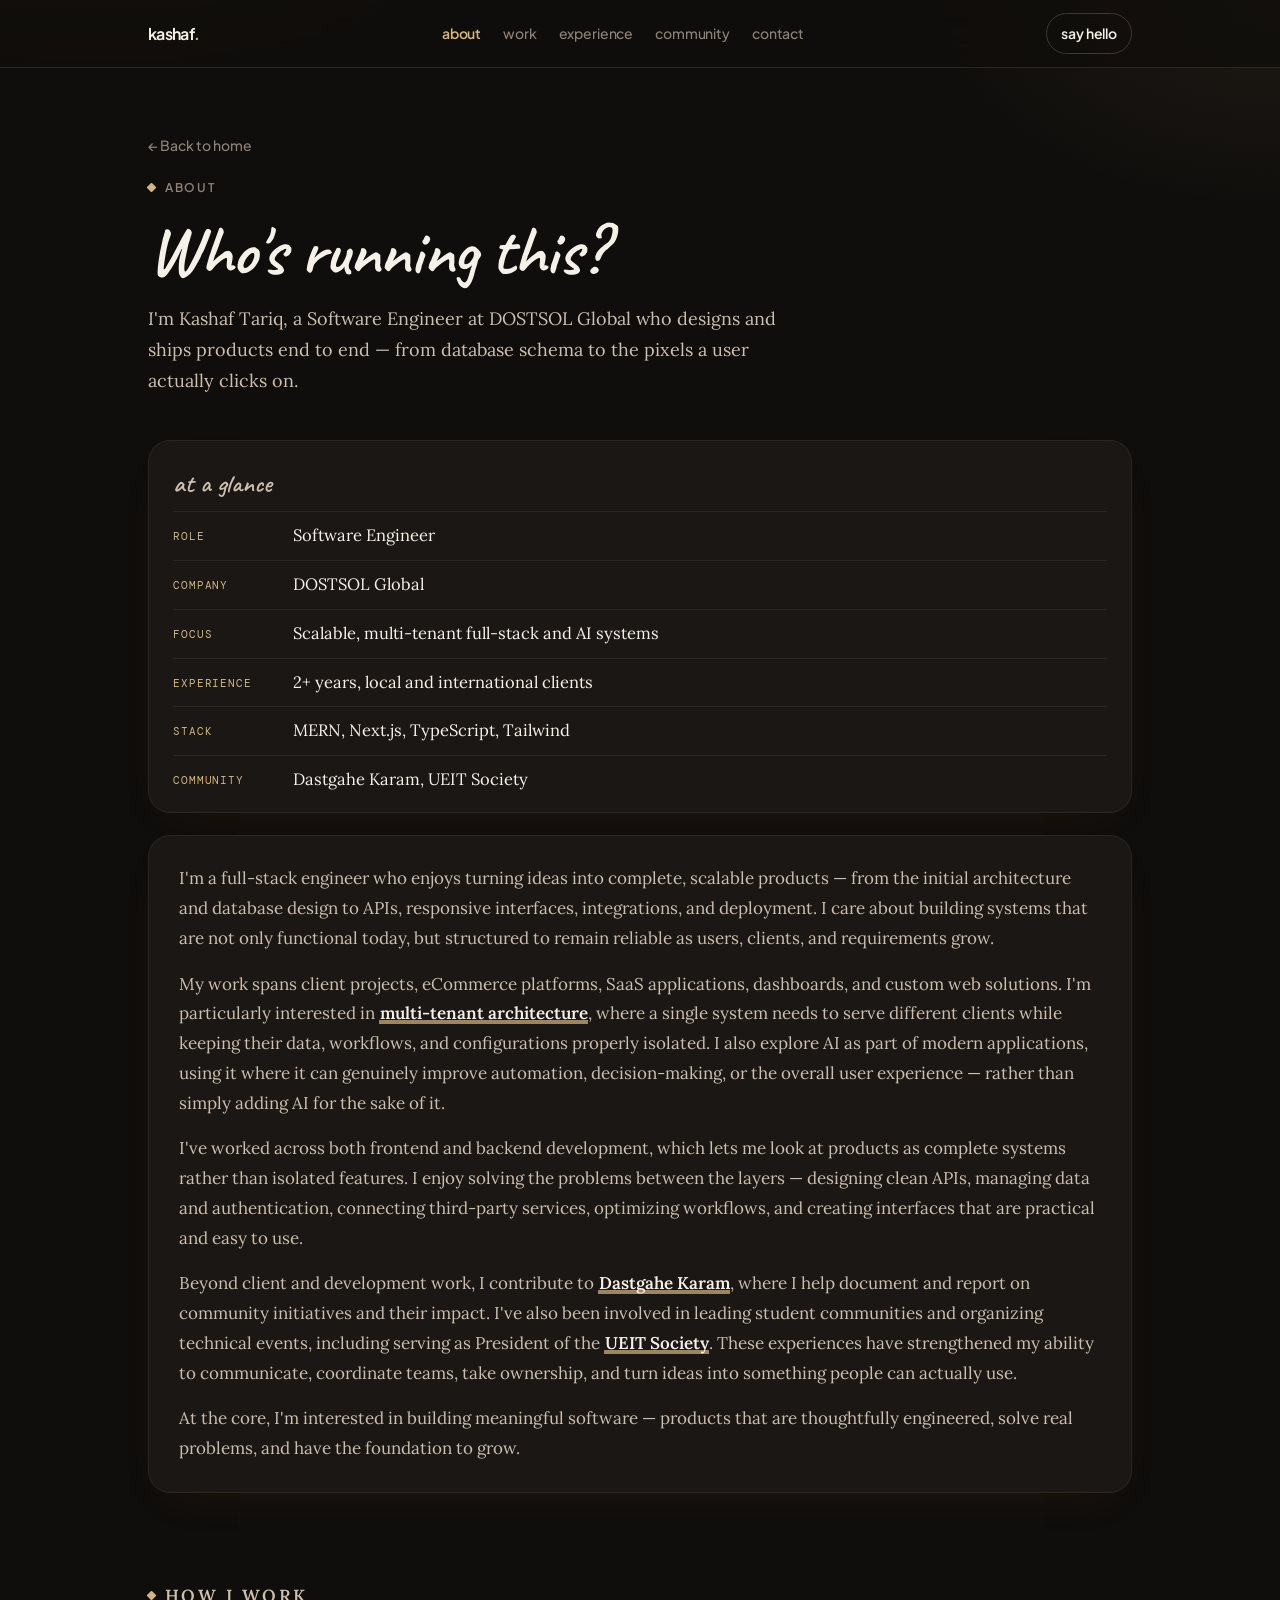
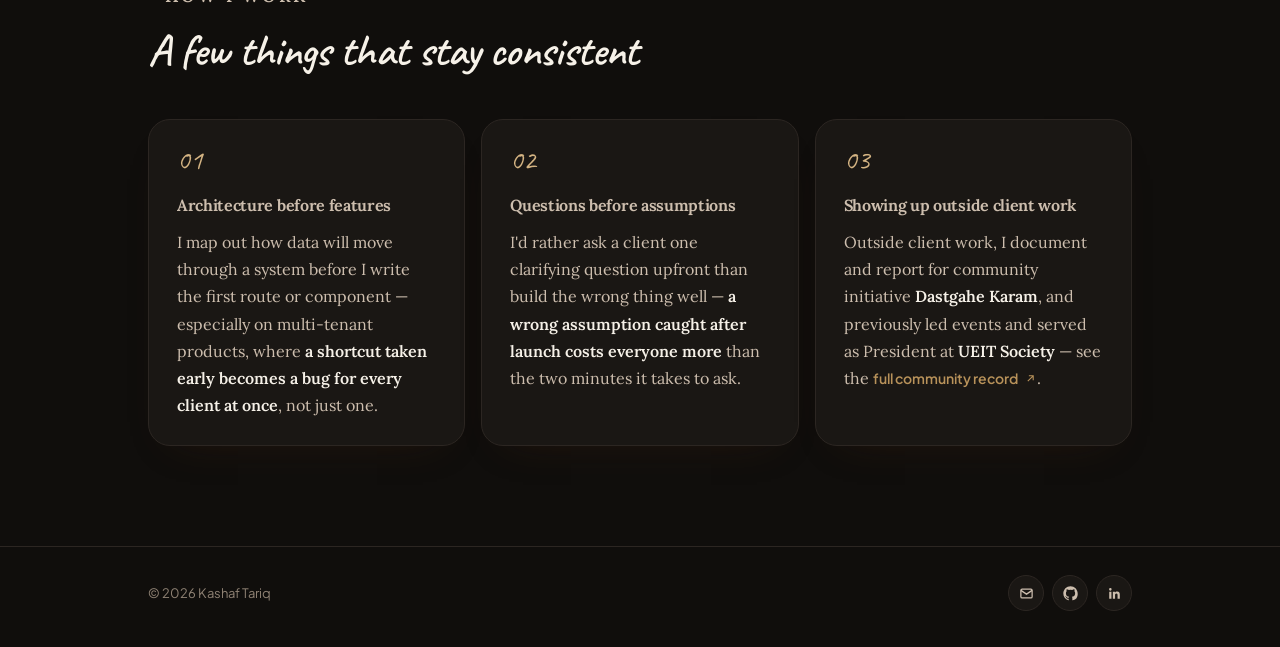
<file: about.html>
<!DOCTYPE html>
<html lang="en">
<head>
<meta charset="UTF-8">
<meta name="viewport" content="width=device-width, initial-scale=1.0">
<title>About — Kashaf Tariq, Software Engineer</title>
<meta name="description" content="More on Kashaf Tariq, a Software Engineer at DOSTSOL Global building scalable, multi-tenant MERN + Next.js applications for clients across Pakistan and abroad.">
<link rel="icon" href="data:image/svg+xml,%3Csvg xmlns='http://www.w3.org/2000/svg' viewBox='0 0 100 100'%3E%3Crect width='100' height='100' rx='22' fill='%23110E0C'/%3E%3Ctext x='50' y='68' font-family='Georgia' font-size='58' font-weight='700' fill='%23D4B483' text-anchor='middle'%3EK%3C/text%3E%3C/svg%3E">
<link rel="preconnect" href="https://fonts.googleapis.com">
<link rel="preconnect" href="https://fonts.gstatic.com" crossorigin>
<link href="https://fonts.googleapis.com/css2?family=Caveat:wght@500;600;700&family=Plus+Jakarta+Sans:ital,wght@0,400;0,500;0,600;0,700;1,500&family=Lora:ital,wght@0,400;0,500;0,600;1,400;1,500&family=DM+Mono:wght@400;500&display=swap" rel="stylesheet">
<link rel="stylesheet" href="assets/styles.css">
<noscript><style>.reveal{opacity:1 !important;transform:none !important;}</style></noscript>
</head>
<body>

<header class="nav">
  <div class="container nav-inner">
    <a href="/" class="logo">kashaf<span>.</span></a>
    <nav class="nav-links">
      <a href="about" class="active">About</a>
      <a href="work">Work</a>
      <a href="experience">Experience</a>
      <a href="community">Community</a>
      <a href="contact">Contact</a>
    </nav>
    <div class="nav-actions">
      <a href="mailto:kashaftariq496@gmail.com" class="nav-cta">Say hello</a>
      <button class="nav-toggle" id="navToggle" aria-label="Toggle menu" aria-expanded="false">☰</button>
    </div>
  </div>
  <div class="mobile-menu" id="mobileMenu">
    <a href="about">About</a>
    <a href="work">Work</a>
    <a href="experience">Experience</a>
    <a href="community">Community</a>
    <a href="contact">Contact</a>
  </div>
</header>

<main>

  <section class="detail-hero">
    <div class="container">
      <a href="/#about" class="back-link reveal">← Back to home</a>
      <p class="eyebrow reveal">About</p>
      <h1 class="reveal">Who's running this?</h1>
      <p class="lead reveal">I'm Kashaf Tariq, a Software Engineer at DOSTSOL Global who designs and ships products end to end — from database schema to the pixels a user actually clicks on.</p>
    </div>
  </section>

  <section class="detail-section">
    <div class="container">
      <div class="about-grid stacked">
        <div class="facts reveal">
          <p class="facts-label">at a glance</p>
          <dl>
            <div><dt>role</dt><dd>Software Engineer</dd></div>
            <div><dt>company</dt><dd>DOSTSOL Global</dd></div>
            <div><dt>focus</dt><dd>Scalable, multi-tenant full-stack and AI systems</dd></div>
            <div><dt>experience</dt><dd>2+ years, local and international clients</dd></div>
            <div><dt>stack</dt><dd>MERN, Next.js, TypeScript, Tailwind</dd></div>
            <div><dt>community</dt><dd>Dastgahe Karam, UEIT Society</dd></div>
          </dl>
        </div>
        <div class="about-text reveal">
          <p>I'm a full-stack engineer who enjoys turning ideas into complete, scalable products — from the initial architecture and database design to APIs, responsive interfaces, integrations, and deployment. I care about building systems that are not only functional today, but structured to remain reliable as users, clients, and requirements grow.</p>
          <p>My work spans client projects, eCommerce platforms, SaaS applications, dashboards, and custom web solutions. I'm particularly interested in <strong>multi-tenant architecture</strong>, where a single system needs to serve different clients while keeping their data, workflows, and configurations properly isolated. I also explore AI as part of modern applications, using it where it can genuinely improve automation, decision-making, or the overall user experience — rather than simply adding AI for the sake of it.</p>
          <p>I've worked across both frontend and backend development, which lets me look at products as complete systems rather than isolated features. I enjoy solving the problems between the layers — designing clean APIs, managing data and authentication, connecting third-party services, optimizing workflows, and creating interfaces that are practical and easy to use.</p>
          <p>Beyond client and development work, I contribute to <strong>Dastgahe Karam</strong>, where I help document and report on community initiatives and their impact. I've also been involved in leading student communities and organizing technical events, including serving as President of the <strong>UEIT Society</strong>. These experiences have strengthened my ability to communicate, coordinate teams, take ownership, and turn ideas into something people can actually use.</p>
          <p>At the core, I'm interested in building meaningful software — products that are thoughtfully engineered, solve real problems, and have the foundation to grow.</p>
        </div>
      </div>
    </div>
  </section>

  <section class="detail-section">
    <div class="container">
      <div class="section-head reveal">
        <p class="eyebrow">How I Work</p>
        <h2>A few things that stay consistent</h2>
      </div>
      <div class="detail-card-grid">
        <div class="detail-card reveal">
          <span class="detail-card-index">01</span>
          <p class="detail-card-title">Architecture before features</p>
          <p>I map out how data will move through a system before I write the first route or component — especially on multi-tenant products, where <strong>a shortcut taken early becomes a bug for every client at once</strong>, not just one.</p>
        </div>
        <div class="detail-card reveal">
          <span class="detail-card-index">02</span>
          <p class="detail-card-title">Questions before assumptions</p>
          <p>I'd rather ask a client one clarifying question upfront than build the wrong thing well — <strong>a wrong assumption caught after launch costs everyone more</strong> than the two minutes it takes to ask.</p>
        </div>
        <div class="detail-card reveal">
          <span class="detail-card-index">03</span>
          <p class="detail-card-title">Showing up outside client work</p>
          <p>Outside client work, I document and report for community initiative <strong>Dastgahe Karam</strong>, and previously led events and served as President at <strong>UEIT Society</strong> — see the <a href="community" class="work-link" style="display:inline-flex;">full community record<svg viewBox="0 0 24 24" fill="none" stroke="currentColor" stroke-width="2"><path d="M7 17L17 7M9 7h8v8"/></svg></a>.</p>
        </div>
      </div>
    </div>
  </section>

</main>

<footer class="footer">
  <div class="container footer-inner">
    <span class="footer-text">© <span id="year"></span> Kashaf Tariq</span>
    <div class="social-row">
      <a class="social-badge" href="mailto:kashaftariq496@gmail.com" aria-label="Email">
        <svg viewBox="0 0 24 24" fill="none" stroke="currentColor" stroke-width="2"><rect x="3" y="5" width="18" height="14" rx="2"/><path d="M3 7l9 6 9-6"/></svg>
      </a>
      <a class="social-badge" href="https://github.com/kashaf955" target="_blank" rel="noopener" aria-label="GitHub">
        <svg viewBox="0 0 24 24" fill="currentColor"><path d="M12 .5C5.73.5.5 5.73.5 12c0 5.08 3.29 9.39 7.86 10.91.57.1.78-.25.78-.55 0-.27-.01-1.16-.02-2.11-3.2.7-3.88-1.36-3.88-1.36-.53-1.34-1.29-1.7-1.29-1.7-1.05-.72.08-.7.08-.7 1.17.08 1.78 1.2 1.78 1.2 1.03 1.77 2.71 1.26 3.37.96.1-.75.4-1.26.73-1.55-2.55-.29-5.23-1.28-5.23-5.7 0-1.26.45-2.29 1.19-3.09-.12-.29-.52-1.46.11-3.05 0 0 .97-.31 3.18 1.18a11.1 11.1 0 015.8 0c2.2-1.49 3.17-1.18 3.17-1.18.63 1.59.24 2.76.12 3.05.74.8 1.18 1.83 1.18 3.09 0 4.43-2.69 5.41-5.25 5.69.41.36.78 1.06.78 2.15 0 1.55-.01 2.8-.01 3.18 0 .31.21.66.79.55A10.51 10.51 0 0023.5 12C23.5 5.73 18.27.5 12 .5z"/></svg>
      </a>
      <a class="social-badge" href="https://www.linkedin.com/in/kashaf-tariq-948163258/" target="_blank" rel="noopener" aria-label="LinkedIn">
        <svg viewBox="0 0 24 24" fill="currentColor"><path d="M20.45 20.45h-3.55v-5.57c0-1.33-.02-3.03-1.85-3.03-1.85 0-2.14 1.45-2.14 2.94v5.66H9.36V9h3.41v1.56h.05c.48-.9 1.64-1.85 3.38-1.85 3.62 0 4.29 2.38 4.29 5.48v6.26zM5.34 7.43a2.06 2.06 0 11.02-4.12 2.06 2.06 0 01-.02 4.12zM7.12 20.45H3.56V9h3.56v11.45z"/></svg>
      </a>
    </div>
  </div>
</footer>

<script src="assets/main.js"></script>

</body>
</html>
</file>
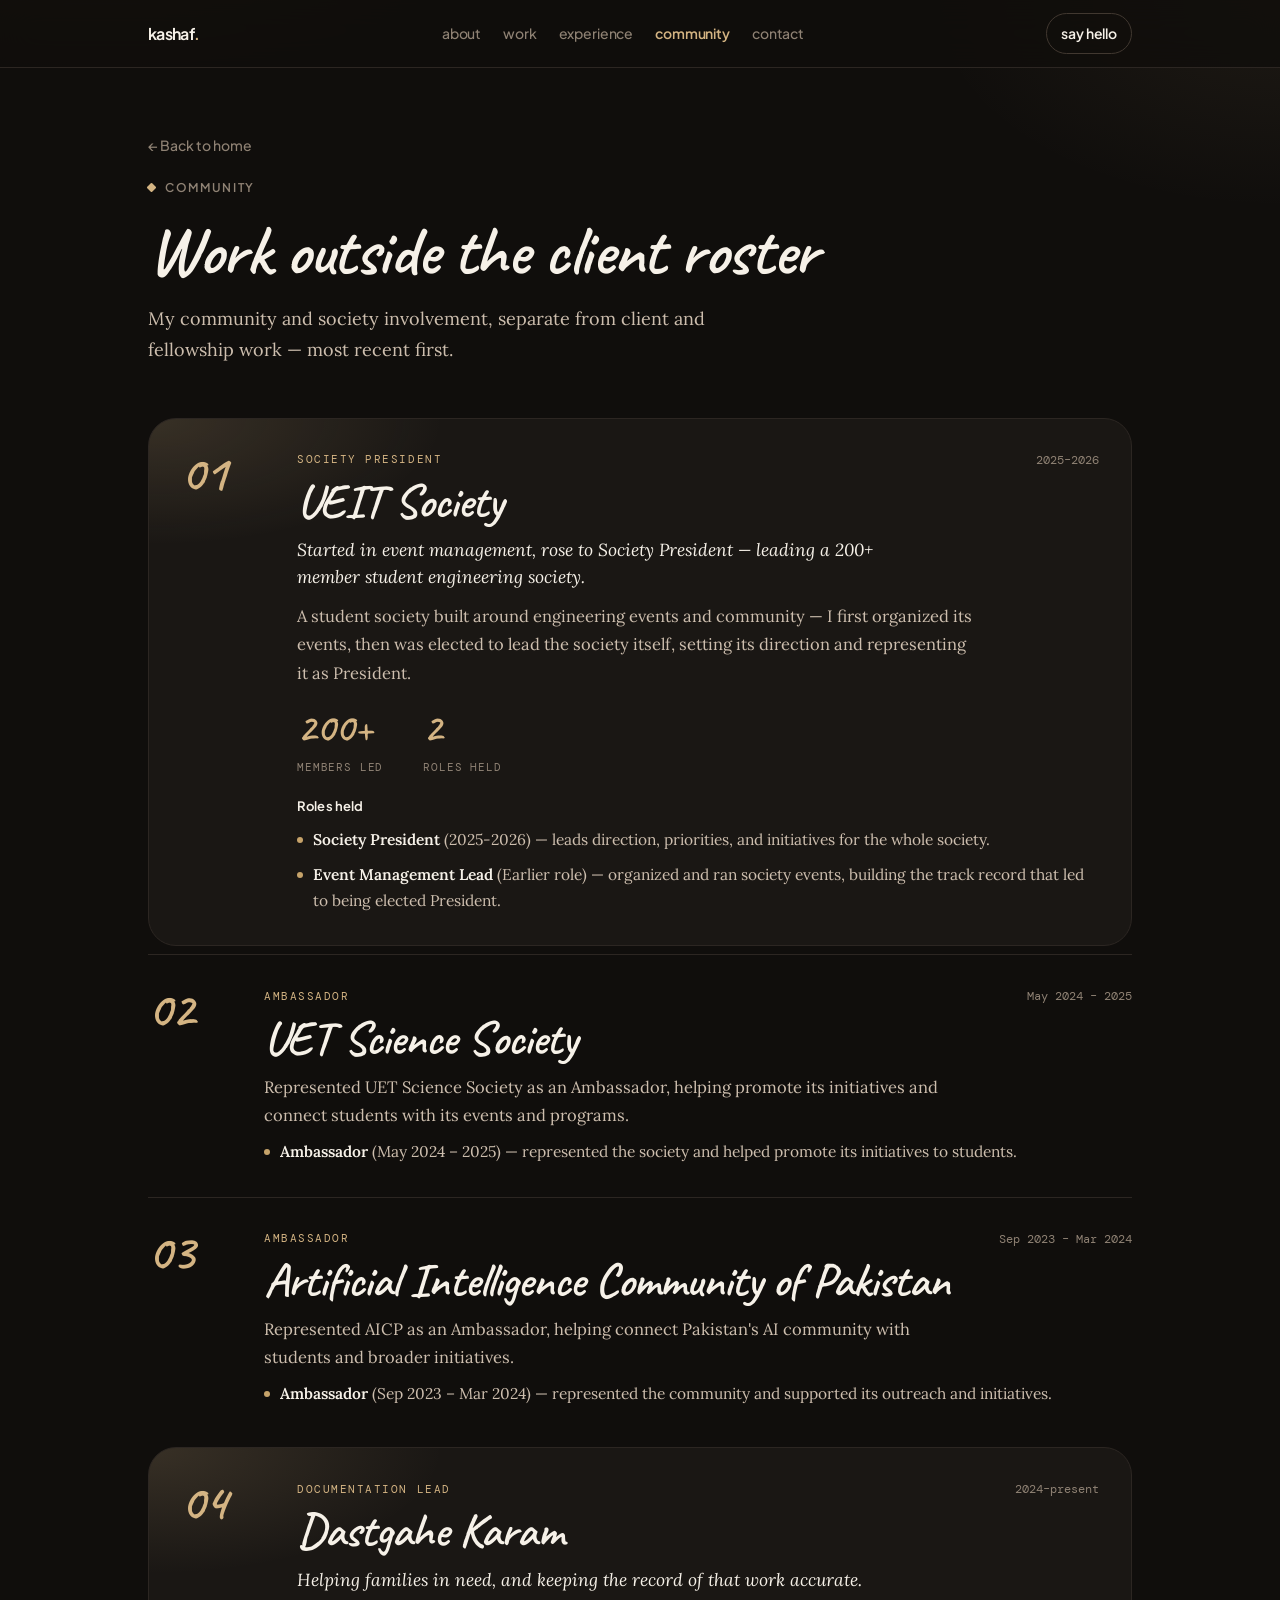
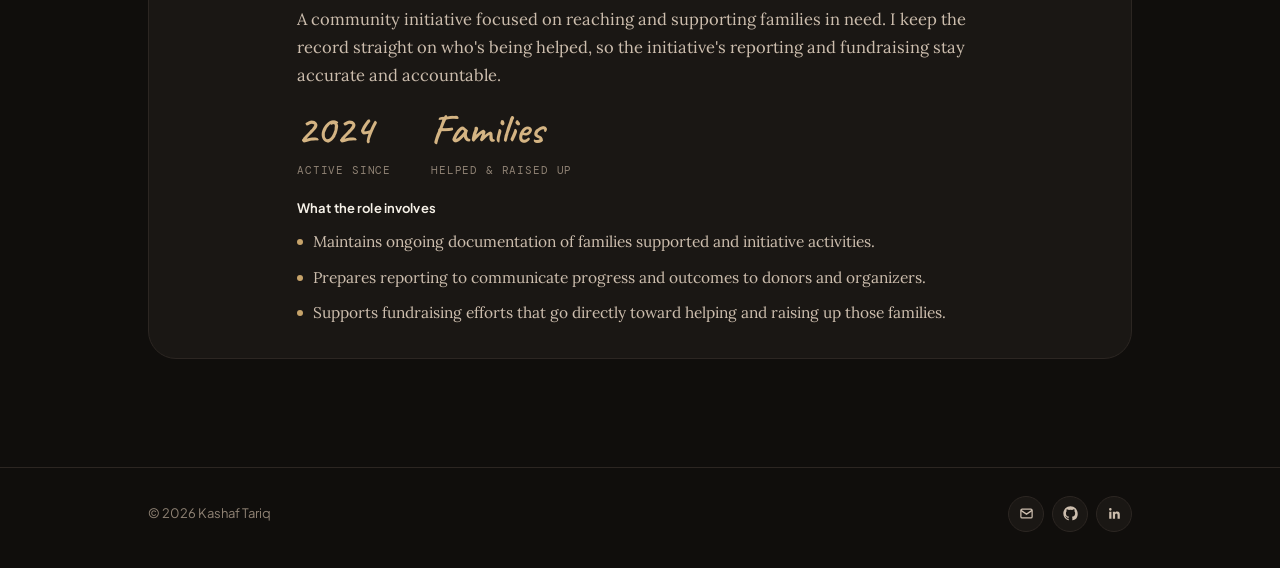
<file: community.html>
<!DOCTYPE html>
<html lang="en">
<head>
<meta charset="UTF-8">
<meta name="viewport" content="width=device-width, initial-scale=1.0">
<title>Community — Kashaf Tariq, Software Engineer</title>
<meta name="description" content="Kashaf Tariq's community involvement: documentation & reporting lead at Dastgahe Karam, and leadership roles at UEIT Society.">
<link rel="icon" href="data:image/svg+xml,%3Csvg xmlns='http://www.w3.org/2000/svg' viewBox='0 0 100 100'%3E%3Crect width='100' height='100' rx='22' fill='%23110E0C'/%3E%3Ctext x='50' y='68' font-family='Georgia' font-size='58' font-weight='700' fill='%23D4B483' text-anchor='middle'%3EK%3C/text%3E%3C/svg%3E">
<link rel="preconnect" href="https://fonts.googleapis.com">
<link rel="preconnect" href="https://fonts.gstatic.com" crossorigin>
<link href="https://fonts.googleapis.com/css2?family=Caveat:wght@500;600;700&family=Plus+Jakarta+Sans:ital,wght@0,400;0,500;0,600;0,700;1,500&family=Lora:ital,wght@0,400;0,500;0,600;1,400;1,500&family=DM+Mono:wght@400;500&display=swap" rel="stylesheet">
<link rel="stylesheet" href="assets/styles.css">
<noscript><style>.reveal{opacity:1 !important;transform:none !important;}</style></noscript>
</head>
<body>

<header class="nav">
  <div class="container nav-inner">
    <a href="/" class="logo">kashaf<span>.</span></a>
    <nav class="nav-links">
      <a href="about">About</a>
      <a href="work">Work</a>
      <a href="experience">Experience</a>
      <a href="community" class="active">Community</a>
      <a href="contact">Contact</a>
    </nav>
    <div class="nav-actions">
      <a href="mailto:kashaftariq496@gmail.com" class="nav-cta">Say hello</a>
      <button class="nav-toggle" id="navToggle" aria-label="Toggle menu" aria-expanded="false">☰</button>
    </div>
  </div>
  <div class="mobile-menu" id="mobileMenu">
    <a href="about">About</a>
    <a href="work">Work</a>
    <a href="experience">Experience</a>
    <a href="community">Community</a>
    <a href="contact">Contact</a>
  </div>
</header>

<main>

  <section class="detail-hero">
    <div class="container">
      <a href="/#community" class="back-link reveal">← Back to home</a>
      <p class="eyebrow reveal">Community</p>
      <h1 class="reveal">Work outside the client roster</h1>
      <p class="lead reveal">My community and society involvement, separate from client and fellowship work — most recent first.</p>
    </div>
  </section>

  <section class="detail-section">
    <div class="container">
      <div class="chapter-list">

        <article class="chapter chapter-feature reveal">
          <p class="chapter-index" aria-hidden="true">01</p>
          <div class="chapter-body">
            <div class="chapter-meta">
              <span class="chapter-role">Society President</span>
              <span class="chapter-date">2025–2026</span>
            </div>
            <h2>UEIT Society</h2>
            <p class="chapter-kicker">Started in event management, rose to Society President — leading a 200+ member student engineering society.</p>
            <p class="chapter-copy">A student society built around engineering events and community — I first organized its events, then was elected to lead the society itself, setting its direction and representing it as President.</p>
            <div class="chapter-stats">
              <div><span>200+</span><small>Members led</small></div>
              <div><span>2</span><small>Roles held</small></div>
            </div>
            <p class="chapter-label">Roles held</p>
            <ul class="detail-list">
              <li><strong>Society President</strong> (2025-2026) — leads direction, priorities, and initiatives for the whole society.</li>
              <li><strong>Event Management Lead</strong> (Earlier role) — organized and ran society events, building the track record that led to being elected President.</li>
            </ul>
          </div>
        </article>

        <article class="chapter reveal">
          <p class="chapter-index" aria-hidden="true">02</p>
          <div class="chapter-body">
            <div class="chapter-meta">
              <span class="chapter-role">Ambassador</span>
              <span class="chapter-date">May 2024 – 2025</span>
            </div>
            <h2>UET Science Society</h2>
            <p class="chapter-copy">Represented UET Science Society as an Ambassador, helping promote its initiatives and connect students with its events and programs.</p>
            <ul class="detail-list">
              <li><strong>Ambassador</strong> (May 2024 – 2025) — represented the society and helped promote its initiatives to students.</li>
            </ul>
          </div>
        </article>

        <article class="chapter reveal">
          <p class="chapter-index" aria-hidden="true">03</p>
          <div class="chapter-body">
            <div class="chapter-meta">
              <span class="chapter-role">Ambassador</span>
              <span class="chapter-date">Sep 2023 – Mar 2024</span>
            </div>
            <h2>Artificial Intelligence Community of Pakistan</h2>
            <p class="chapter-copy">Represented AICP as an Ambassador, helping connect Pakistan's AI community with students and broader initiatives.</p>
            <ul class="detail-list">
              <li><strong>Ambassador</strong> (Sep 2023 – Mar 2024) — represented the community and supported its outreach and initiatives.</li>
            </ul>
          </div>
        </article>

        <article class="chapter chapter-feature reveal">
          <p class="chapter-index" aria-hidden="true">04</p>
          <div class="chapter-body">
            <div class="chapter-meta">
              <span class="chapter-role">Documentation Lead</span>
              <span class="chapter-date">2024–present</span>
            </div>
            <h2>Dastgahe Karam</h2>
            <p class="chapter-kicker">Helping families in need, and keeping the record of that work accurate.</p>
            <p class="chapter-copy">A community initiative focused on reaching and supporting families in need. I keep the record straight on who's being helped, so the initiative's reporting and fundraising stay accurate and accountable.</p>
            <div class="chapter-stats">
              <div><span>2024</span><small>Active since</small></div>
              <div><span>Families</span><small>Helped &amp; raised up</small></div>
            </div>
            <p class="chapter-label">What the role involves</p>
            <ul class="detail-list">
              <li>Maintains ongoing documentation of families supported and initiative activities.</li>
              <li>Prepares reporting to communicate progress and outcomes to donors and organizers.</li>
              <li>Supports fundraising efforts that go directly toward helping and raising up those families.</li>
            </ul>
          </div>
        </article>

      </div>
    </div>
  </section>

</main>

<footer class="footer">
  <div class="container footer-inner">
    <span class="footer-text">© <span id="year"></span> Kashaf Tariq</span>
    <div class="social-row">
      <a class="social-badge" href="mailto:kashaftariq496@gmail.com" aria-label="Email">
        <svg viewBox="0 0 24 24" fill="none" stroke="currentColor" stroke-width="2"><rect x="3" y="5" width="18" height="14" rx="2"/><path d="M3 7l9 6 9-6"/></svg>
      </a>
      <a class="social-badge" href="https://github.com/kashaf955" target="_blank" rel="noopener" aria-label="GitHub">
        <svg viewBox="0 0 24 24" fill="currentColor"><path d="M12 .5C5.73.5.5 5.73.5 12c0 5.08 3.29 9.39 7.86 10.91.57.1.78-.25.78-.55 0-.27-.01-1.16-.02-2.11-3.2.7-3.88-1.36-3.88-1.36-.53-1.34-1.29-1.7-1.29-1.7-1.05-.72.08-.7.08-.7 1.17.08 1.78 1.2 1.78 1.2 1.03 1.77 2.71 1.26 3.37.96.1-.75.4-1.26.73-1.55-2.55-.29-5.23-1.28-5.23-5.7 0-1.26.45-2.29 1.19-3.09-.12-.29-.52-1.46.11-3.05 0 0 .97-.31 3.18 1.18a11.1 11.1 0 015.8 0c2.2-1.49 3.17-1.18 3.17-1.18.63 1.59.24 2.76.12 3.05.74.8 1.18 1.83 1.18 3.09 0 4.43-2.69 5.41-5.25 5.69.41.36.78 1.06.78 2.15 0 1.55-.01 2.8-.01 3.18 0 .31.21.66.79.55A10.51 10.51 0 0023.5 12C23.5 5.73 18.27.5 12 .5z"/></svg>
      </a>
      <a class="social-badge" href="https://www.linkedin.com/in/kashaf-tariq-948163258/" target="_blank" rel="noopener" aria-label="LinkedIn">
        <svg viewBox="0 0 24 24" fill="currentColor"><path d="M20.45 20.45h-3.55v-5.57c0-1.33-.02-3.03-1.85-3.03-1.85 0-2.14 1.45-2.14 2.94v5.66H9.36V9h3.41v1.56h.05c.48-.9 1.64-1.85 3.38-1.85 3.62 0 4.29 2.38 4.29 5.48v6.26zM5.34 7.43a2.06 2.06 0 11.02-4.12 2.06 2.06 0 01-.02 4.12zM7.12 20.45H3.56V9h3.56v11.45z"/></svg>
      </a>
    </div>
  </div>
</footer>

<script src="assets/main.js"></script>

</body>
</html>
</file>
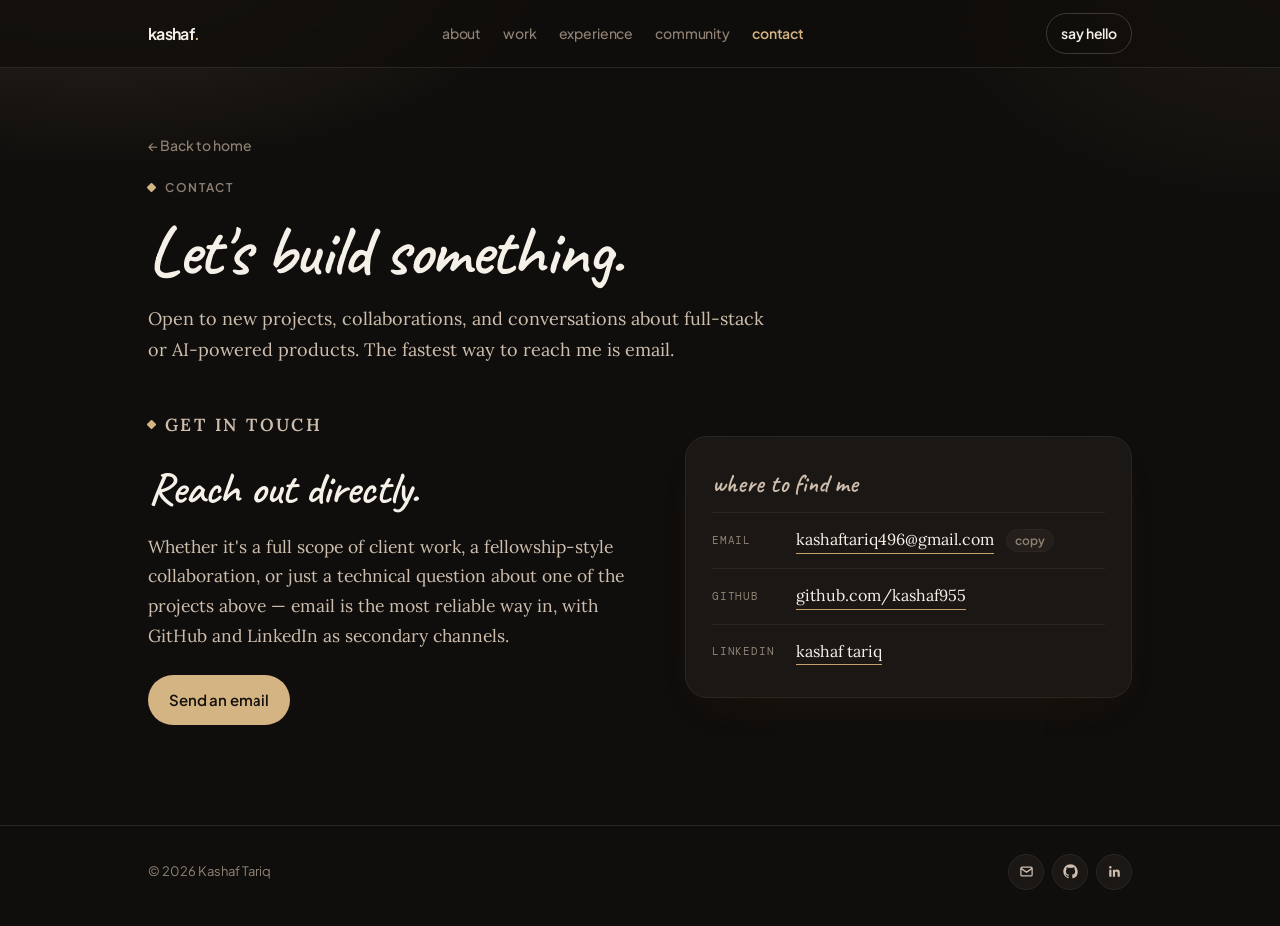
<file: contact.html>
<!DOCTYPE html>
<html lang="en">
<head>
<meta charset="UTF-8">
<meta name="viewport" content="width=device-width, initial-scale=1.0">
<title>Contact — Kashaf Tariq, Software Engineer</title>
<meta name="description" content="Get in touch with Kashaf Tariq, a Software Engineer at DOSTSOL Global open to new projects, collaborations, and full-stack or AI-powered product work.">
<link rel="icon" href="data:image/svg+xml,%3Csvg xmlns='http://www.w3.org/2000/svg' viewBox='0 0 100 100'%3E%3Crect width='100' height='100' rx='22' fill='%23110E0C'/%3E%3Ctext x='50' y='68' font-family='Georgia' font-size='58' font-weight='700' fill='%23D4B483' text-anchor='middle'%3EK%3C/text%3E%3C/svg%3E">
<link rel="preconnect" href="https://fonts.googleapis.com">
<link rel="preconnect" href="https://fonts.gstatic.com" crossorigin>
<link href="https://fonts.googleapis.com/css2?family=Caveat:wght@500;600;700&family=Plus+Jakarta+Sans:ital,wght@0,400;0,500;0,600;0,700;1,500&family=Lora:ital,wght@0,400;0,500;0,600;1,400;1,500&family=DM+Mono:wght@400;500&display=swap" rel="stylesheet">
<link rel="stylesheet" href="assets/styles.css">
<noscript><style>.reveal{opacity:1 !important;transform:none !important;}</style></noscript>
</head>
<body>

<header class="nav">
  <div class="container nav-inner">
    <a href="/" class="logo">kashaf<span>.</span></a>
    <nav class="nav-links">
      <a href="about">About</a>
      <a href="work">Work</a>
      <a href="experience">Experience</a>
      <a href="community">Community</a>
      <a href="contact" class="active">Contact</a>
    </nav>
    <div class="nav-actions">
      <a href="mailto:kashaftariq496@gmail.com" class="nav-cta">Say hello</a>
      <button class="nav-toggle" id="navToggle" aria-label="Toggle menu" aria-expanded="false">☰</button>
    </div>
  </div>
  <div class="mobile-menu" id="mobileMenu">
    <a href="about">About</a>
    <a href="work">Work</a>
    <a href="experience">Experience</a>
    <a href="community">Community</a>
    <a href="contact">Contact</a>
  </div>
</header>

<main>

  <section class="detail-hero">
    <div class="container">
      <a href="/#contact" class="back-link reveal">← Back to home</a>
      <p class="eyebrow reveal">Contact</p>
      <h1 class="reveal">Let's build something.</h1>
      <p class="lead reveal">Open to new projects, collaborations, and conversations about full-stack or AI-powered products. The fastest way to reach me is email.</p>
    </div>
  </section>

  <section class="detail-section">
    <div class="container contact-inner">
      <div class="contact-side reveal">
        <p class="eyebrow">Get in touch</p>
        <h2>Reach out directly.</h2>
        <p>Whether it's a full scope of client work, a fellowship-style collaboration, or just a technical question about one of the projects above — email is the most reliable way in, with GitHub and LinkedIn as secondary channels.</p>
        <a href="mailto:kashaftariq496@gmail.com" class="btn btn-primary">Send an email</a>
      </div>
      <div class="note-card reveal">
        <p class="note-label">where to find me</p>
        <ul class="note-list">
          <li><span>email</span><a href="mailto:kashaftariq496@gmail.com">kashaftariq496@gmail.com</a><button class="copy-btn" id="copyEmail" type="button">copy</button></li>
          <li><span>github</span><a href="https://github.com/kashaf955" target="_blank" rel="noopener">github.com/kashaf955</a></li>
          <li><span>linkedin</span><a href="https://www.linkedin.com/in/kashaf-tariq-948163258/" target="_blank" rel="noopener">kashaf tariq</a></li>
        </ul>
      </div>
    </div>
  </section>

</main>

<footer class="footer">
  <div class="container footer-inner">
    <span class="footer-text">© <span id="year"></span> Kashaf Tariq</span>
    <div class="social-row">
      <a class="social-badge" href="mailto:kashaftariq496@gmail.com" aria-label="Email">
        <svg viewBox="0 0 24 24" fill="none" stroke="currentColor" stroke-width="2"><rect x="3" y="5" width="18" height="14" rx="2"/><path d="M3 7l9 6 9-6"/></svg>
      </a>
      <a class="social-badge" href="https://github.com/kashaf955" target="_blank" rel="noopener" aria-label="GitHub">
        <svg viewBox="0 0 24 24" fill="currentColor"><path d="M12 .5C5.73.5.5 5.73.5 12c0 5.08 3.29 9.39 7.86 10.91.57.1.78-.25.78-.55 0-.27-.01-1.16-.02-2.11-3.2.7-3.88-1.36-3.88-1.36-.53-1.34-1.29-1.7-1.29-1.7-1.05-.72.08-.7.08-.7 1.17.08 1.78 1.2 1.78 1.2 1.03 1.77 2.71 1.26 3.37.96.1-.75.4-1.26.73-1.55-2.55-.29-5.23-1.28-5.23-5.7 0-1.26.45-2.29 1.19-3.09-.12-.29-.52-1.46.11-3.05 0 0 .97-.31 3.18 1.18a11.1 11.1 0 015.8 0c2.2-1.49 3.17-1.18 3.17-1.18.63 1.59.24 2.76.12 3.05.74.8 1.18 1.83 1.18 3.09 0 4.43-2.69 5.41-5.25 5.69.41.36.78 1.06.78 2.15 0 1.55-.01 2.8-.01 3.18 0 .31.21.66.79.55A10.51 10.51 0 0023.5 12C23.5 5.73 18.27.5 12 .5z"/></svg>
      </a>
      <a class="social-badge" href="https://www.linkedin.com/in/kashaf-tariq-948163258/" target="_blank" rel="noopener" aria-label="LinkedIn">
        <svg viewBox="0 0 24 24" fill="currentColor"><path d="M20.45 20.45h-3.55v-5.57c0-1.33-.02-3.03-1.85-3.03-1.85 0-2.14 1.45-2.14 2.94v5.66H9.36V9h3.41v1.56h.05c.48-.9 1.64-1.85 3.38-1.85 3.62 0 4.29 2.38 4.29 5.48v6.26zM5.34 7.43a2.06 2.06 0 11.02-4.12 2.06 2.06 0 01-.02 4.12zM7.12 20.45H3.56V9h3.56v11.45z"/></svg>
      </a>
    </div>
  </div>
</footer>

<script src="assets/main.js"></script>

</body>
</html>
</file>
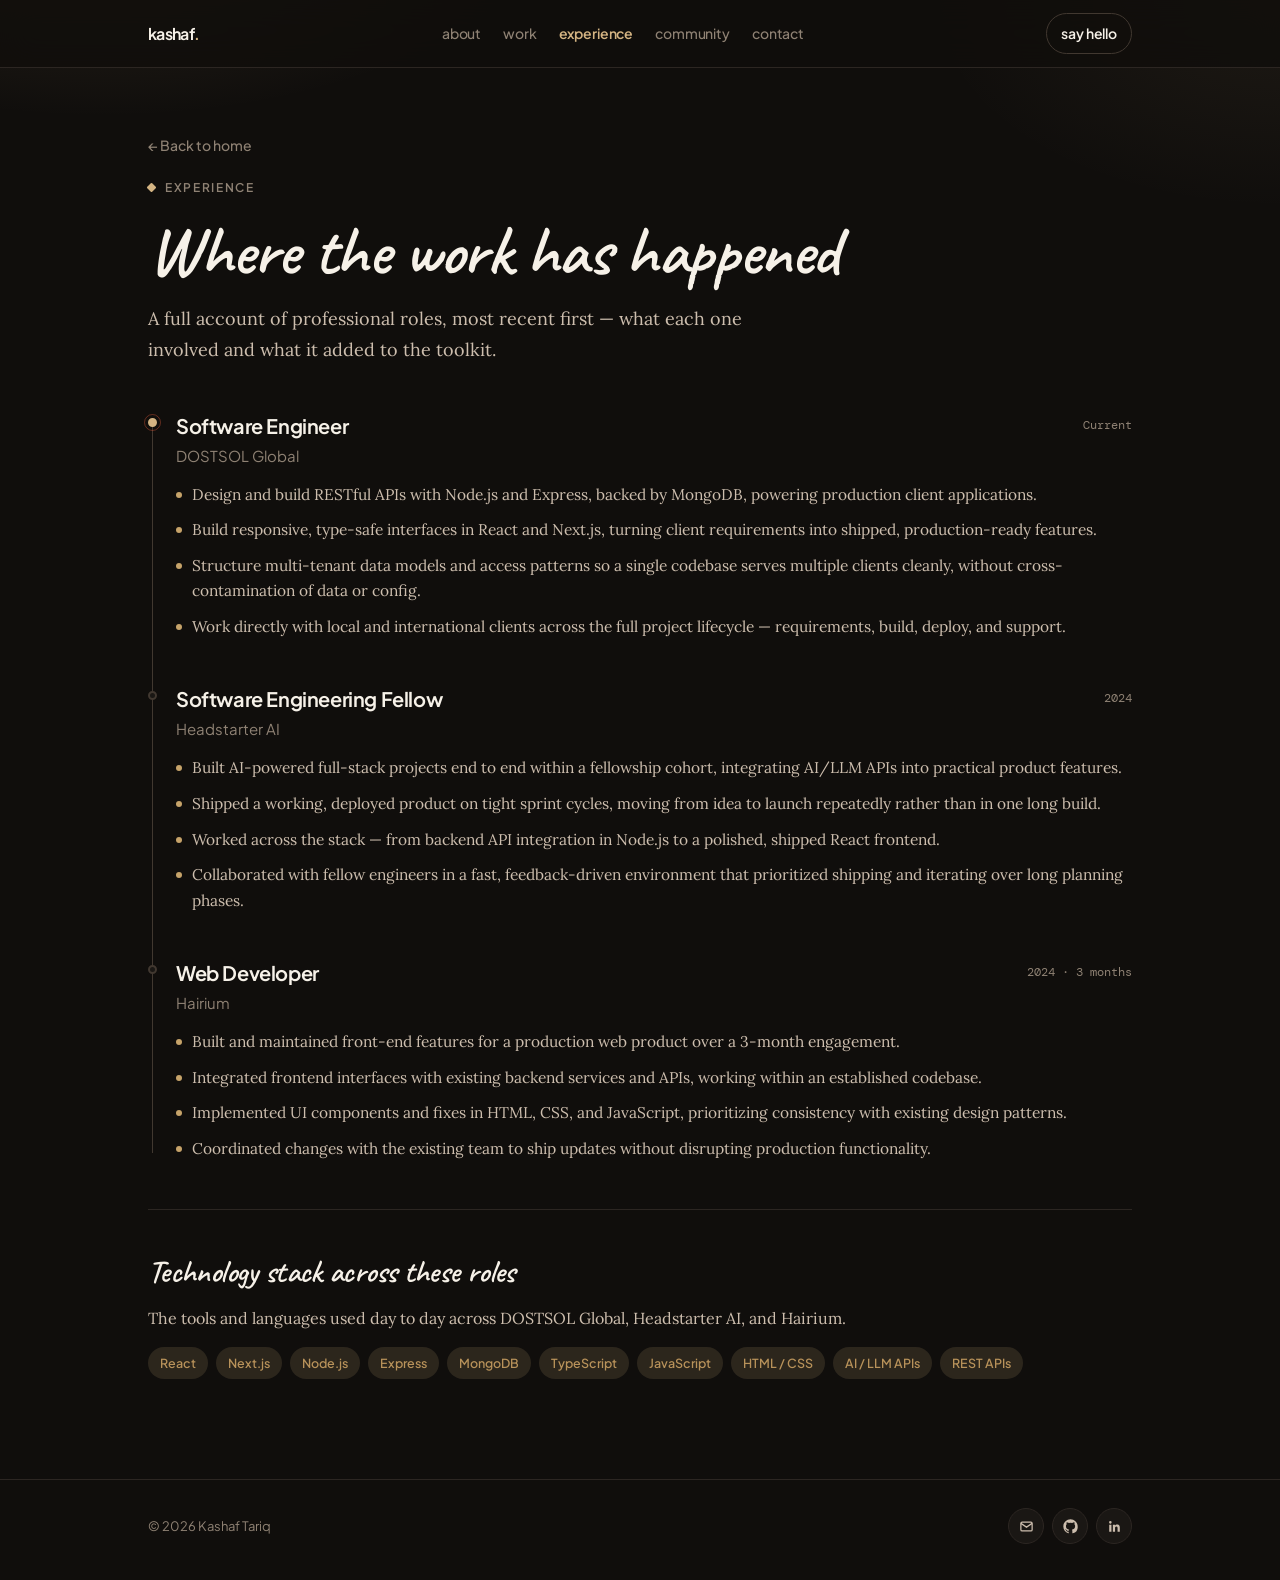
<file: experience.html>
<!DOCTYPE html>
<html lang="en">
<head>
<meta charset="UTF-8">
<meta name="viewport" content="width=device-width, initial-scale=1.0">
<title>Experience — Kashaf Tariq, Software Engineer</title>
<meta name="description" content="Full professional experience of Kashaf Tariq: Software Engineer at DOSTSOL Global, Software Engineering Fellow at Headstarter AI, and Web Developer at Hairium.">
<link rel="icon" href="data:image/svg+xml,%3Csvg xmlns='http://www.w3.org/2000/svg' viewBox='0 0 100 100'%3E%3Crect width='100' height='100' rx='22' fill='%23110E0C'/%3E%3Ctext x='50' y='68' font-family='Georgia' font-size='58' font-weight='700' fill='%23D4B483' text-anchor='middle'%3EK%3C/text%3E%3C/svg%3E">
<link rel="preconnect" href="https://fonts.googleapis.com">
<link rel="preconnect" href="https://fonts.gstatic.com" crossorigin>
<link href="https://fonts.googleapis.com/css2?family=Caveat:wght@500;600;700&family=Plus+Jakarta+Sans:ital,wght@0,400;0,500;0,600;0,700;1,500&family=Lora:ital,wght@0,400;0,500;0,600;1,400;1,500&family=DM+Mono:wght@400;500&display=swap" rel="stylesheet">
<link rel="stylesheet" href="assets/styles.css">
<noscript><style>.reveal{opacity:1 !important;transform:none !important;}</style></noscript>
</head>
<body>

<header class="nav">
  <div class="container nav-inner">
    <a href="/" class="logo">kashaf<span>.</span></a>
    <nav class="nav-links">
      <a href="about">About</a>
      <a href="work">Work</a>
      <a href="experience" class="active">Experience</a>
      <a href="community">Community</a>
      <a href="contact">Contact</a>
    </nav>
    <div class="nav-actions">
      <a href="mailto:kashaftariq496@gmail.com" class="nav-cta">Say hello</a>
      <button class="nav-toggle" id="navToggle" aria-label="Toggle menu" aria-expanded="false">☰</button>
    </div>
  </div>
  <div class="mobile-menu" id="mobileMenu">
    <a href="about">About</a>
    <a href="work">Work</a>
    <a href="experience">Experience</a>
    <a href="community">Community</a>
    <a href="contact">Contact</a>
  </div>
</header>

<main>

  <section class="detail-hero">
    <div class="container">
      <a href="/#experience" class="back-link reveal">← Back to home</a>
      <p class="eyebrow reveal">Experience</p>
      <h1 class="reveal">Where the work has happened</h1>
      <p class="lead reveal">A full account of professional roles, most recent first — what each one involved and what it added to the toolkit.</p>
    </div>
  </section>

  <section class="detail-section">
    <div class="container">

      <div class="exp-timeline">
        <div class="exp-item reveal">
          <span class="exp-dot current"></span>
          <div class="exp-head-row">
            <div>
              <p class="exp-title">Software Engineer</p>
              <p class="exp-company">DOSTSOL Global</p>
            </div>
            <span class="exp-date">Current</span>
          </div>
          <ul class="detail-list">
            <li>Design and build RESTful APIs with Node.js and Express, backed by MongoDB, powering production client applications.</li>
            <li>Build responsive, type-safe interfaces in React and Next.js, turning client requirements into shipped, production-ready features.</li>
            <li>Structure multi-tenant data models and access patterns so a single codebase serves multiple clients cleanly, without cross-contamination of data or config.</li>
            <li>Work directly with local and international clients across the full project lifecycle — requirements, build, deploy, and support.</li>
          </ul>
        </div>

        <div class="exp-item reveal">
          <span class="exp-dot"></span>
          <div class="exp-head-row">
            <div>
              <p class="exp-title">Software Engineering Fellow</p>
              <p class="exp-company">Headstarter AI</p>
            </div>
            <span class="exp-date">2024</span>
          </div>
          <ul class="detail-list">
            <li>Built AI-powered full-stack projects end to end within a fellowship cohort, integrating AI/LLM APIs into practical product features.</li>
            <li>Shipped a working, deployed product on tight sprint cycles, moving from idea to launch repeatedly rather than in one long build.</li>
            <li>Worked across the stack — from backend API integration in Node.js to a polished, shipped React frontend.</li>
            <li>Collaborated with fellow engineers in a fast, feedback-driven environment that prioritized shipping and iterating over long planning phases.</li>
          </ul>
        </div>

        <div class="exp-item reveal">
          <span class="exp-dot"></span>
          <div class="exp-head-row">
            <div>
              <p class="exp-title">Web Developer</p>
              <p class="exp-company">Hairium</p>
            </div>
            <span class="exp-date">2024 · 3 months</span>
          </div>
          <ul class="detail-list">
            <li>Built and maintained front-end features for a production web product over a 3-month engagement.</li>
            <li>Integrated frontend interfaces with existing backend services and APIs, working within an established codebase.</li>
            <li>Implemented UI components and fixes in HTML, CSS, and JavaScript, prioritizing consistency with existing design patterns.</li>
            <li>Coordinated changes with the existing team to ship updates without disrupting production functionality.</li>
          </ul>
        </div>
      </div>

      <div class="stack-summary reveal">
        <h3>Technology stack across these roles</h3>
        <p>The tools and languages used day to day across DOSTSOL Global, Headstarter AI, and Hairium.</p>
        <div class="pill-row">
          <span class="tech-pill">React</span>
          <span class="tech-pill">Next.js</span>
          <span class="tech-pill">Node.js</span>
          <span class="tech-pill">Express</span>
          <span class="tech-pill">MongoDB</span>
          <span class="tech-pill">TypeScript</span>
          <span class="tech-pill">JavaScript</span>
          <span class="tech-pill">HTML / CSS</span>
          <span class="tech-pill">AI / LLM APIs</span>
          <span class="tech-pill">REST APIs</span>
        </div>
      </div>

    </div>
  </section>

</main>

<footer class="footer">
  <div class="container footer-inner">
    <span class="footer-text">© <span id="year"></span> Kashaf Tariq</span>
    <div class="social-row">
      <a class="social-badge" href="mailto:kashaftariq496@gmail.com" aria-label="Email">
        <svg viewBox="0 0 24 24" fill="none" stroke="currentColor" stroke-width="2"><rect x="3" y="5" width="18" height="14" rx="2"/><path d="M3 7l9 6 9-6"/></svg>
      </a>
      <a class="social-badge" href="https://github.com/kashaf955" target="_blank" rel="noopener" aria-label="GitHub">
        <svg viewBox="0 0 24 24" fill="currentColor"><path d="M12 .5C5.73.5.5 5.73.5 12c0 5.08 3.29 9.39 7.86 10.91.57.1.78-.25.78-.55 0-.27-.01-1.16-.02-2.11-3.2.7-3.88-1.36-3.88-1.36-.53-1.34-1.29-1.7-1.29-1.7-1.05-.72.08-.7.08-.7 1.17.08 1.78 1.2 1.78 1.2 1.03 1.77 2.71 1.26 3.37.96.1-.75.4-1.26.73-1.55-2.55-.29-5.23-1.28-5.23-5.7 0-1.26.45-2.29 1.19-3.09-.12-.29-.52-1.46.11-3.05 0 0 .97-.31 3.18 1.18a11.1 11.1 0 015.8 0c2.2-1.49 3.17-1.18 3.17-1.18.63 1.59.24 2.76.12 3.05.74.8 1.18 1.83 1.18 3.09 0 4.43-2.69 5.41-5.25 5.69.41.36.78 1.06.78 2.15 0 1.55-.01 2.8-.01 3.18 0 .31.21.66.79.55A10.51 10.51 0 0023.5 12C23.5 5.73 18.27.5 12 .5z"/></svg>
      </a>
      <a class="social-badge" href="https://www.linkedin.com/in/kashaf-tariq-948163258/" target="_blank" rel="noopener" aria-label="LinkedIn">
        <svg viewBox="0 0 24 24" fill="currentColor"><path d="M20.45 20.45h-3.55v-5.57c0-1.33-.02-3.03-1.85-3.03-1.85 0-2.14 1.45-2.14 2.94v5.66H9.36V9h3.41v1.56h.05c.48-.9 1.64-1.85 3.38-1.85 3.62 0 4.29 2.38 4.29 5.48v6.26zM5.34 7.43a2.06 2.06 0 11.02-4.12 2.06 2.06 0 01-.02 4.12zM7.12 20.45H3.56V9h3.56v11.45z"/></svg>
      </a>
    </div>
  </div>
</footer>

<script src="assets/main.js"></script>

</body>
</html>
</file>
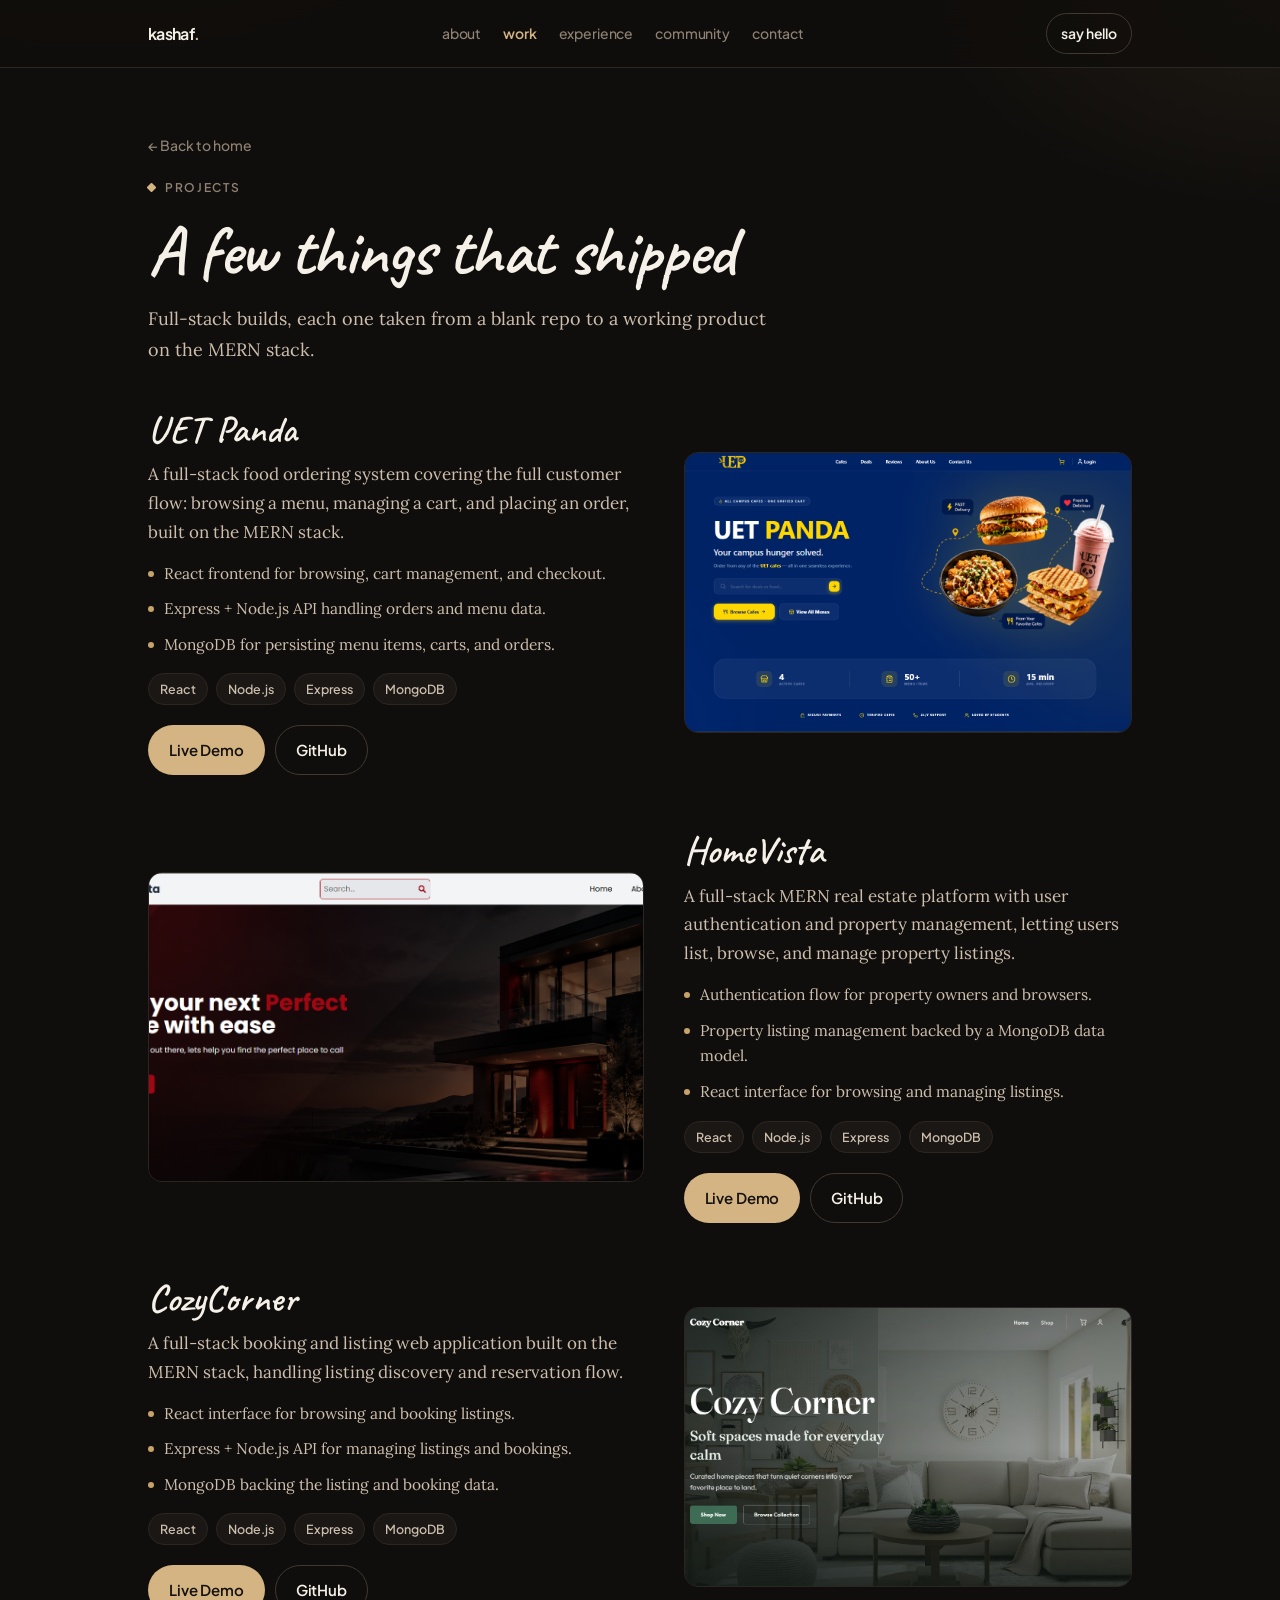
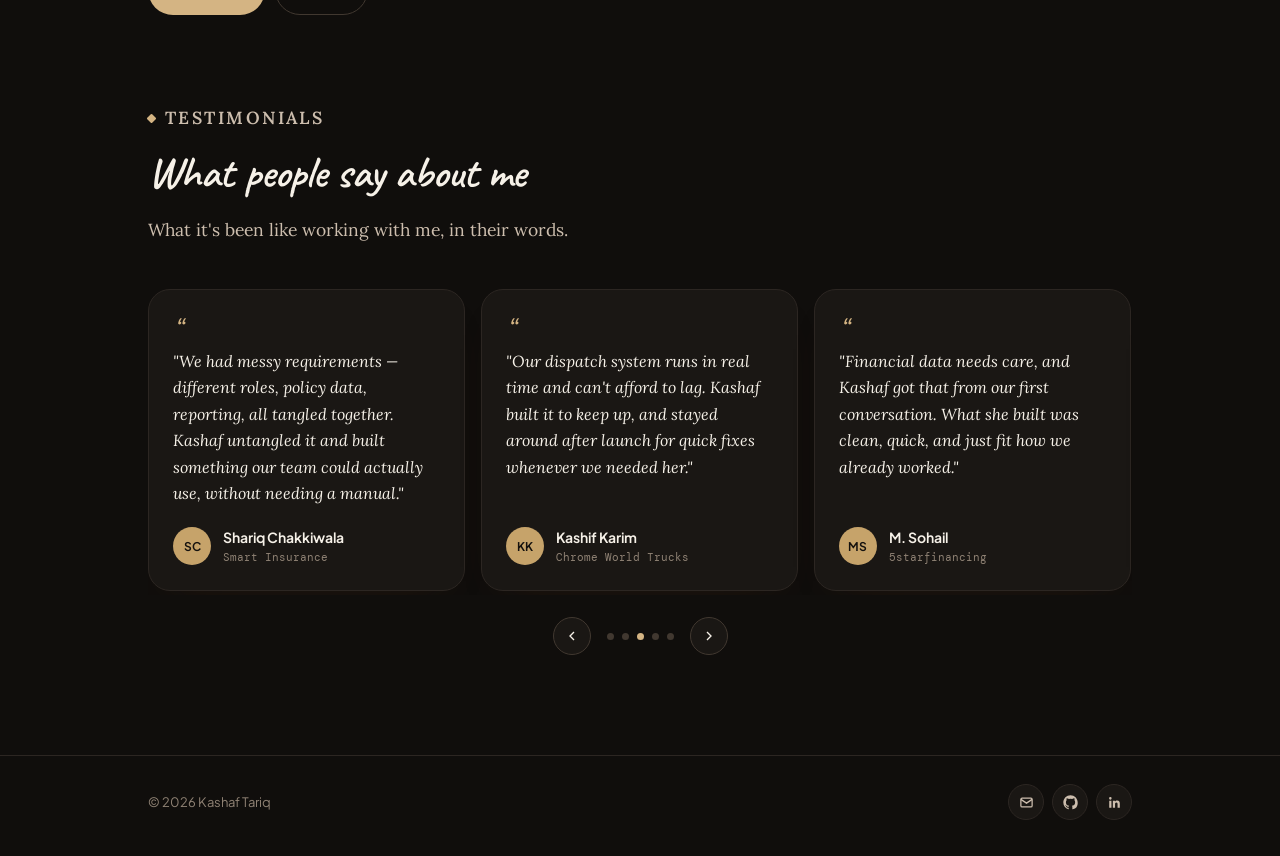
<file: work.html>
<!DOCTYPE html>
<html lang="en">
<head>
<meta charset="UTF-8">
<meta name="viewport" content="width=device-width, initial-scale=1.0">
<title>Projects — Kashaf Tariq, Software Engineer</title>
<meta name="description" content="Full-stack project case studies by Kashaf Tariq: UET Panda, HomeVista, and CozyCorner — built on the MERN stack.">
<link rel="icon" href="data:image/svg+xml,%3Csvg xmlns='http://www.w3.org/2000/svg' viewBox='0 0 100 100'%3E%3Crect width='100' height='100' rx='22' fill='%23110E0C'/%3E%3Ctext x='50' y='68' font-family='Georgia' font-size='58' font-weight='700' fill='%23D4B483' text-anchor='middle'%3EK%3C/text%3E%3C/svg%3E">
<link rel="preconnect" href="https://fonts.googleapis.com">
<link rel="preconnect" href="https://fonts.gstatic.com" crossorigin>
<link href="https://fonts.googleapis.com/css2?family=Caveat:wght@500;600;700&family=Plus+Jakarta+Sans:ital,wght@0,400;0,500;0,600;0,700;1,500&family=Lora:ital,wght@0,400;0,500;0,600;1,400;1,500&family=DM+Mono:wght@400;500&display=swap" rel="stylesheet">
<link rel="stylesheet" href="assets/styles.css">
<noscript><style>.reveal{opacity:1 !important;transform:none !important;}</style></noscript>
</head>
<body>

<header class="nav">
  <div class="container nav-inner">
    <a href="/" class="logo">kashaf<span>.</span></a>
    <nav class="nav-links">
      <a href="about">About</a>
      <a href="work" class="active">Work</a>
      <a href="experience">Experience</a>
      <a href="community">Community</a>
      <a href="contact">Contact</a>
    </nav>
    <div class="nav-actions">
      <a href="mailto:kashaftariq496@gmail.com" class="nav-cta">Say hello</a>
      <button class="nav-toggle" id="navToggle" aria-label="Toggle menu" aria-expanded="false">☰</button>
    </div>
  </div>
  <div class="mobile-menu" id="mobileMenu">
    <a href="about">About</a>
    <a href="work">Work</a>
    <a href="experience">Experience</a>
    <a href="community">Community</a>
    <a href="contact">Contact</a>
  </div>
</header>

<main>

  <section class="detail-hero">
    <div class="container">
      <a href="/#work" class="back-link reveal">← Back to home</a>
      <p class="eyebrow reveal">Projects</p>
      <h1 class="reveal">A few things that shipped</h1>
      <p class="lead reveal">Full-stack builds, each one taken from a blank repo to a working product on the MERN stack.</p>
    </div>
  </section>

  <section class="detail-section">
    <div class="container">
      <div class="project-rows">

        <div class="project-row reverse reveal">
          <div class="project-thumb">
            <img src="assets/uet-panda.png" alt="UET Panda screenshot">
          </div>
          <div class="project-info">
            <p class="project-title">UET Panda</p>
            <p>A full-stack food ordering system covering the full customer flow: browsing a menu, managing a cart, and placing an order, built on the MERN stack.</p>
            <ul class="detail-list">
              <li>React frontend for browsing, cart management, and checkout.</li>
              <li>Express + Node.js API handling orders and menu data.</li>
              <li>MongoDB for persisting menu items, carts, and orders.</li>
            </ul>
            <div class="pill-row">
              <span class="pill">React</span><span class="pill">Node.js</span><span class="pill">Express</span><span class="pill">MongoDB</span>
            </div>
            <div class="project-links">
              <!-- Replace href="#" with the live deployment URL -->
              <a href="#" class="btn btn-primary">Live Demo</a>
              <a href="https://github.com/kashaf955/UETPanda" class="btn btn-secondary" target="_blank" rel="noopener">GitHub</a>
            </div>
          </div>
        </div>

        <div class="project-row reveal">
          <div class="project-thumb">
            <img src="assets/homevista.png" alt="HomeVista screenshot">
          </div>
          <div class="project-info">
            <p class="project-title">HomeVista</p>
            <p>A full-stack MERN real estate platform with user authentication and property management, letting users list, browse, and manage property listings.</p>
            <ul class="detail-list">
              <li>Authentication flow for property owners and browsers.</li>
              <li>Property listing management backed by a MongoDB data model.</li>
              <li>React interface for browsing and managing listings.</li>
            </ul>
            <div class="pill-row">
              <span class="pill">React</span><span class="pill">Node.js</span><span class="pill">Express</span><span class="pill">MongoDB</span>
            </div>
            <div class="project-links">
              <!-- Replace href="#" with the live deployment URL -->
              <a href="#" class="btn btn-primary">Live Demo</a>
              <a href="https://github.com/kashaf955/HomeVista" class="btn btn-secondary" target="_blank" rel="noopener">GitHub</a>
            </div>
          </div>
        </div>

        <div class="project-row reverse reveal">
          <div class="project-thumb">
            <img src="assets/cozycorner.png" alt="CozyCorner screenshot">
          </div>
          <div class="project-info">
            <p class="project-title">CozyCorner</p>
            <p>A full-stack booking and listing web application built on the MERN stack, handling listing discovery and reservation flow.</p>
            <ul class="detail-list">
              <li>React interface for browsing and booking listings.</li>
              <li>Express + Node.js API for managing listings and bookings.</li>
              <li>MongoDB backing the listing and booking data.</li>
            </ul>
            <div class="pill-row">
              <span class="pill">React</span><span class="pill">Node.js</span><span class="pill">Express</span><span class="pill">MongoDB</span>
            </div>
            <div class="project-links">
              <!-- Replace href="#" with the live deployment URL -->
              <a href="#" class="btn btn-primary">Live Demo</a>
              <a href="https://github.com/kashaf955/CozyCorner" class="btn btn-secondary" target="_blank" rel="noopener">GitHub</a>
            </div>
          </div>
        </div>

      </div>
    </div>
  </section>

  <section class="detail-section">
    <div class="container">
      <div class="section-head reveal">
        <p class="eyebrow">Testimonials</p>
        <h2>What people say about me</h2>
        <p>What it's been like working with me, in their words.</p>
      </div>
      <div class="testimonial-carousel reveal">
        <div class="testimonial-track">
          <div class="testimonial-card">
            <p class="testimonial-quote">"We had messy requirements — different roles, policy data, reporting, all tangled together. Kashaf untangled it and built something our team could actually use, without needing a manual."</p>
            <div class="testimonial-author">
              <span class="testimonial-avatar">SC</span>
              <div>
                <p class="testimonial-name">Shariq Chakkiwala</p>
                <p class="testimonial-role">Smart Insurance</p>
              </div>
            </div>
          </div>
          <div class="testimonial-card">
            <p class="testimonial-quote">"Our dispatch system runs in real time and can't afford to lag. Kashaf built it to keep up, and stayed around after launch for quick fixes whenever we needed her."</p>
            <div class="testimonial-author">
              <span class="testimonial-avatar">KK</span>
              <div>
                <p class="testimonial-name">Kashif Karim</p>
                <p class="testimonial-role">Chrome World Trucks</p>
              </div>
            </div>
          </div>
          <div class="testimonial-card">
            <p class="testimonial-quote">"Financial data needs care, and Kashaf got that from our first conversation. What she built was clean, quick, and just fit how we already worked."</p>
            <div class="testimonial-author">
              <span class="testimonial-avatar">MS</span>
              <div>
                <p class="testimonial-name">M. Sohail</p>
                <p class="testimonial-role">5starfinancing</p>
              </div>
            </div>
          </div>
          <div class="testimonial-card">
            <p class="testimonial-quote">"Kashaf thinks about the person using the product before she even starts writing code. That ownership is a big part of why our systems have held up as we've grown."</p>
            <div class="testimonial-author">
              <span class="testimonial-avatar">AA</span>
              <div>
                <p class="testimonial-name">Adil Abdullah</p>
                <p class="testimonial-role">DostSol Global</p>
              </div>
            </div>
          </div>
          <div class="testimonial-card">
            <p class="testimonial-quote">"Our timeline was tight and the backend had a lot of moving parts. Kashaf kept the architecture clean, and handoff went a lot smoother than we'd planned for."</p>
            <div class="testimonial-author">
              <span class="testimonial-avatar">AK</span>
              <div>
                <p class="testimonial-name">Aftab Khaki</p>
                <p class="testimonial-role">ProCloudSource</p>
              </div>
            </div>
          </div>
        </div>
        <div class="carousel-controls">
          <button class="carousel-btn" type="button" data-carousel-prev aria-label="Previous testimonial">
            <svg viewBox="0 0 24 24" fill="none" stroke="currentColor" stroke-width="2"><path d="M15 18l-6-6 6-6"/></svg>
          </button>
          <div class="carousel-dots" data-carousel-dots></div>
          <button class="carousel-btn" type="button" data-carousel-next aria-label="Next testimonial">
            <svg viewBox="0 0 24 24" fill="none" stroke="currentColor" stroke-width="2"><path d="M9 6l6 6-6 6"/></svg>
          </button>
        </div>
      </div>
    </div>
  </section>

</main>

<footer class="footer">
  <div class="container footer-inner">
    <span class="footer-text">© <span id="year"></span> Kashaf Tariq</span>
    <div class="social-row">
      <a class="social-badge" href="mailto:kashaftariq496@gmail.com" aria-label="Email">
        <svg viewBox="0 0 24 24" fill="none" stroke="currentColor" stroke-width="2"><rect x="3" y="5" width="18" height="14" rx="2"/><path d="M3 7l9 6 9-6"/></svg>
      </a>
      <a class="social-badge" href="https://github.com/kashaf955" target="_blank" rel="noopener" aria-label="GitHub">
        <svg viewBox="0 0 24 24" fill="currentColor"><path d="M12 .5C5.73.5.5 5.73.5 12c0 5.08 3.29 9.39 7.86 10.91.57.1.78-.25.78-.55 0-.27-.01-1.16-.02-2.11-3.2.7-3.88-1.36-3.88-1.36-.53-1.34-1.29-1.7-1.29-1.7-1.05-.72.08-.7.08-.7 1.17.08 1.78 1.2 1.78 1.2 1.03 1.77 2.71 1.26 3.37.96.1-.75.4-1.26.73-1.55-2.55-.29-5.23-1.28-5.23-5.7 0-1.26.45-2.29 1.19-3.09-.12-.29-.52-1.46.11-3.05 0 0 .97-.31 3.18 1.18a11.1 11.1 0 015.8 0c2.2-1.49 3.17-1.18 3.17-1.18.63 1.59.24 2.76.12 3.05.74.8 1.18 1.83 1.18 3.09 0 4.43-2.69 5.41-5.25 5.69.41.36.78 1.06.78 2.15 0 1.55-.01 2.8-.01 3.18 0 .31.21.66.79.55A10.51 10.51 0 0023.5 12C23.5 5.73 18.27.5 12 .5z"/></svg>
      </a>
      <a class="social-badge" href="https://www.linkedin.com/in/kashaf-tariq-948163258/" target="_blank" rel="noopener" aria-label="LinkedIn">
        <svg viewBox="0 0 24 24" fill="currentColor"><path d="M20.45 20.45h-3.55v-5.57c0-1.33-.02-3.03-1.85-3.03-1.85 0-2.14 1.45-2.14 2.94v5.66H9.36V9h3.41v1.56h.05c.48-.9 1.64-1.85 3.38-1.85 3.62 0 4.29 2.38 4.29 5.48v6.26zM5.34 7.43a2.06 2.06 0 11.02-4.12 2.06 2.06 0 01-.02 4.12zM7.12 20.45H3.56V9h3.56v11.45z"/></svg>
      </a>
    </div>
  </div>
</footer>

<script src="assets/main.js"></script>

</body>
</html>
</file>
<file: assets/styles.css>
:root{
  --bg:#100E0C;
  --panel:#1A1714;
  --panel-hover:#241F1B;
  --border:#2C2622;
  --border-strong:#413830;
  --text:#F6F1E8;
  --text-dim:#CDBEAE;
  --text-faint:#8F8274;
  --accent:#D4B483;
  --accent-light:#E6C99A;
  --accent-dim:#B8925A;
  --accent-soft:rgba(212,180,131,0.14);
  --mark:#C6A36A;
  --amber:#E0B070;
  --amber-soft:rgba(224,176,112,0.16);
  --ink:#14110E;
  --radius-sm:999px;
  --radius-md:16px;
  --radius-lg:22px;
  --font-display:'Caveat',cursive;
  --font-body:'Plus Jakarta Sans',system-ui,sans-serif;
  --font-serif:'Lora',Georgia,serif;
  --font-mono:'DM Mono',ui-monospace,monospace;
  --maxw:1040px;
  --shadow:0 18px 40px -28px rgba(70,36,16,0.45);
}

*{box-sizing:border-box;margin:0;padding:0;}
html{scroll-behavior:smooth;}
body{
  background:
    radial-gradient(820px 420px at 8% -8%, rgba(212,180,131,0.16), transparent 58%),
    radial-gradient(640px 380px at 100% 0%, rgba(212,180,131,0.07), transparent 55%),
    var(--bg);
  color:var(--text);
  font-family:var(--font-body);
  font-size:16px;
  line-height:1.6;
  -webkit-font-smoothing:antialiased;
  position:relative;
  overflow-x:hidden;
}
main, header, footer{position:relative; z-index:1;}

img{display:block; max-width:100%;}
a{color:inherit; text-decoration:none;}
ul{list-style:none;}
section{padding:96px 0;}
h1,h2{
  font-family:var(--font-display);
  font-weight:600;
  letter-spacing:-0.02em;
  line-height:1.12;
}
h3{font-family:var(--font-body); font-weight:600; letter-spacing:-0.02em;}
strong{color:var(--text); font-weight:600;}

.container{max-width:var(--maxw); margin:0 auto; padding:0 28px;}

::selection{background:var(--mark); color:var(--ink);}
:focus-visible{outline:2px solid var(--accent); outline-offset:3px; border-radius:4px;}

mark{
  background-color:transparent;
  background-image:linear-gradient(transparent 82%, rgba(212,180,131,0.7) 82%);
  color:var(--text);
  font-weight:600;
  padding:0 0.04em;
  -webkit-box-decoration-break:clone;
  box-decoration-break:clone;
}

.eyebrow{
  display:flex; align-items:center; gap:10px;
  font-family:var(--font-body); font-size:12px; font-weight:600;
  letter-spacing:0.14em; text-transform:uppercase; color:var(--text-faint);
  margin-bottom:14px;
}
.eyebrow::before{
  content:"";
  width:7px; height:7px;
  background:var(--accent);
  border-radius:1px;
  transform:rotate(45deg);
  flex-shrink:0;
}

.section-head{max-width:640px; margin-bottom:44px;}
.section-head h2{font-size:clamp(2.3rem,4.4vw,3.15rem); margin-bottom:12px;}
.section-head p{color:var(--text-dim); font-family:var(--font-serif); font-size:17.5px; line-height:1.7;}

.reveal{opacity:0; transform:translateY(16px); transition:opacity .8s cubic-bezier(0.16,1,0.3,1), transform .8s cubic-bezier(0.16,1,0.3,1);}
.reveal.in-view{opacity:1; transform:none;}

.btn{
  display:inline-flex; align-items:center; gap:8px;
  font-family:var(--font-body); font-size:15px; font-weight:600;
  letter-spacing:-0.01em;
  padding:12px 20px; border-radius:999px;
  transition:transform .18s ease, box-shadow .18s ease, border-color .18s ease, background .18s ease, color .18s ease;
  cursor:pointer; border:1px solid transparent;
}
.btn-primary{background:var(--accent); color:var(--ink);}
.btn-primary:hover{transform:translateY(-2px); background:var(--accent-light); box-shadow:0 14px 30px -16px rgba(212,180,131,0.55);}
.btn-secondary{border-color:var(--border-strong); color:var(--text); background:transparent;}
.btn-secondary:hover{border-color:var(--accent); color:var(--accent); background:transparent; transform:translateY(-2px);}

.nav{
  position:fixed; top:0; left:0; right:0; z-index:100;
  height:68px; display:flex; align-items:center;
  background:rgba(16,14,12,0.82);
  backdrop-filter:blur(16px); -webkit-backdrop-filter:blur(16px);
  border-bottom:1px solid var(--border);
}
.nav-inner{display:flex; align-items:center; justify-content:space-between; width:100%;}
.logo{
  font-family:var(--font-body); font-weight:650; font-size:16px;
  letter-spacing:-0.04em; display:flex; align-items:center;
}
.logo span{color:var(--accent);}
.nav-links{
  display:flex; gap:22px;
  font-family:var(--font-body); font-size:14px; font-weight:500;
  letter-spacing:-0.01em; text-transform:lowercase; color:var(--text-faint);
}
.nav-links a{transition:color .15s ease;}
.nav-links a:hover{color:var(--text);}
.nav-links a.active{color:var(--accent); font-weight:600;}
.nav-actions{display:flex; align-items:center; gap:14px;}
.nav-cta{
  font-family:var(--font-body); font-size:14px; font-weight:600;
  text-transform:lowercase; letter-spacing:-0.01em;
  padding:8px 14px; border:1px solid var(--border-strong); border-radius:999px;
  transition:border-color .15s ease, color .15s ease, background .15s ease;
}
.nav-cta:hover{border-color:var(--accent); color:var(--accent); background:transparent;}
.nav-toggle{
  display:none; background:var(--panel); border:1px solid var(--border-strong);
  border-radius:12px; width:38px; height:38px; color:var(--text);
  font-size:16px; cursor:pointer; align-items:center; justify-content:center;
}
.mobile-menu{
  display:none; position:absolute; top:68px; left:0; right:0; z-index:30;
  background:#161310; border-bottom:1px solid var(--border);
  box-shadow:0 22px 36px -24px rgba(60,30,10,0.45);
  flex-direction:column; padding:8px 28px 18px;
}
@media (max-width:980px){
  .mobile-menu.open{display:flex;}
}
.mobile-menu a{
  font-family:var(--font-body); font-size:16px; font-weight:500;
  text-transform:lowercase; letter-spacing:-0.01em; color:var(--text-dim);
  padding:12px 0; border-bottom:1px solid var(--border);
}
.mobile-menu a:last-child{border-bottom:none;}

.hero{padding:132px 0 72px; min-height:92vh; display:flex; align-items:center;}
.hero-grid{display:grid; grid-template-columns:0.86fr 1.14fr; gap:48px; align-items:center;}
.hero-visual{grid-column:1; grid-row:1;}
.hero-copy{grid-column:2; grid-row:1;}
.status{
  display:inline-flex; align-items:center; gap:8px;
  font-family:var(--font-mono); font-size:12px; color:var(--text-faint);
  margin-bottom:16px;
}
.status-dot{
  width:8px; height:8px; border-radius:50%; background:var(--accent);
  box-shadow:0 0 0 0 rgba(212,180,131,0.45);
  animation:statusPulse 2.2s ease-out infinite;
}
@keyframes statusPulse{
  0%{box-shadow:0 0 0 0 rgba(212,180,131,0.5);}
  100%{box-shadow:0 0 0 8px rgba(212,180,131,0);}
}
.hero-title{font-size:clamp(3.3rem,7.2vw,5.4rem); line-height:1.08; margin-bottom:14px;}
.hero-title .mark{
  position:relative;
  isolation:isolate;
  background:none;
  color:var(--text);
  font-weight:600;
  padding:0 0.08em;
}
.hero-title .mark::before{
  content:"";
  position:absolute;
  z-index:-1;
  left:-0.04em; right:-0.02em; top:58%; bottom:8%;
  background:rgba(212,180,131,0.45);
  border-radius:3px;
}
.hero-role{
  font-family:var(--font-serif);
  font-style:italic;
  font-size:1.35rem;
  color:var(--text);
  margin-bottom:16px;
}
.hero-sub{
  color:var(--text-dim);
  font-family:var(--font-serif);
  font-size:18px;
  line-height:1.7;
  max-width:46ch;
  margin-bottom:28px;
}
.hero-actions{display:flex; flex-wrap:wrap; gap:12px;}

.hero-frame{
  width:min(100%, 320px);
  margin:8px auto 0;
}
.hero-frame-ring{
  padding:9px;
  border-radius:36px;
  background:linear-gradient(155deg, #F0D7A8 0%, #8C6840 42%, #E6C99A 78%, #6E5230 100%);
  box-shadow:0 28px 50px -24px rgba(0,0,0,0.75), 0 0 40px -12px rgba(212,180,131,0.35);
  transition:transform .35s cubic-bezier(0.16,1,0.3,1);
}
.hero-frame:hover .hero-frame-ring{transform:translateY(-6px);}
.hero-frame img{
  width:100%;
  aspect-ratio:4/5;
  object-fit:cover;
  object-position:center 18%;
  border-radius:28px;
  display:block;
}
.hero-frame figcaption{
  margin-top:14px;
  text-align:center;
  font-family:var(--font-mono);
  font-size:11px;
  letter-spacing:0.18em;
  text-transform:uppercase;
  color:var(--accent);
}

.facts{
  background:var(--panel);
  border:1px solid var(--border);
  border-radius:var(--radius-lg);
  padding:22px 24px 8px;
  box-shadow:var(--shadow);
}
.facts-label{font-family:var(--font-display); font-size:26px; font-weight:600; color:var(--text-dim); margin-bottom:6px;}
.facts dl{display:flex; flex-direction:column;}
.facts dl > div{display:grid; grid-template-columns:108px 1fr; gap:12px; padding:12px 0; border-top:1px solid var(--border);}
.facts dt{font-family:var(--font-mono); font-size:11px; letter-spacing:0.08em; text-transform:uppercase; color:var(--accent); padding-top:4px;}
.facts dd{font-family:var(--font-serif); font-size:16.5px; line-height:1.45; color:var(--text);}

.about-grid{display:grid; grid-template-columns:0.92fr 1.08fr; gap:28px; align-items:start;}
.about-grid.stacked{grid-template-columns:1fr; gap:22px;}
.panel-window{
  background:var(--panel);
  border:1px solid var(--border);
  border-radius:var(--radius-lg);
  overflow:hidden;
  box-shadow:var(--shadow);
}
.panel-header{
  display:flex; align-items:center; gap:8px;
  padding:16px 22px 0;
  background:transparent;
  border-bottom:none;
}
.dot{display:none;}
.panel-filename{
  font-family:var(--font-display);
  font-size:22px;
  color:var(--text-dim);
  margin-left:0;
}
.panel-body{padding:8px 22px 22px; font-family:var(--font-serif); font-size:16.5px; line-height:1.85;}
.kv-key{font-family:var(--font-mono); font-size:12px; color:var(--accent); letter-spacing:0.02em;}
.kv-str{color:var(--text);}
.kv-punc{color:var(--text-faint);}
.about-text{
  background:var(--panel);
  border:1px solid var(--border);
  border-radius:var(--radius-lg);
  padding:28px 30px;
  box-shadow:var(--shadow);
}
.about-text p{color:var(--text-dim); font-family:var(--font-serif); font-size:17px; line-height:1.75; margin-bottom:16px;}
.about-text p:last-child{margin-bottom:0;}
.about-text strong{
  background-color:transparent;
  background-image:linear-gradient(transparent 82%, rgba(212,180,131,0.7) 82%);
  color:var(--text);
  font-weight:600;
  padding:0 0.04em;
  -webkit-box-decoration-break:clone;
  box-decoration-break:clone;
}

.stack-groups{display:flex; flex-direction:column; gap:22px;}
.stack-group-label{
  font-family:var(--font-mono); font-size:11px; letter-spacing:0.12em;
  text-transform:uppercase; color:var(--text-faint); margin-bottom:10px;
}
.stack-chips{display:flex; flex-direction:row; flex-wrap:wrap; gap:8px;}
.stack-chip{
  display:inline-flex; align-items:center; gap:8px;
  padding:7px 12px 7px 8px;
  background:var(--panel);
  border:1px solid var(--border);
  border-radius:var(--radius-sm);
  transition:border-color .18s ease, transform .18s ease, background .18s ease;
}
.stack-chip:hover{border-color:var(--accent); transform:translateY(-2px); background:var(--panel-hover);}
.stack-chip img{width:18px; height:18px; flex-shrink:0;}
.stack-chip span{font-family:var(--font-body); font-size:13.5px; font-weight:500; color:var(--text-dim);}
.stack-chip-icon{width:18px; height:18px; flex-shrink:0; display:flex; align-items:center; justify-content:center; color:var(--accent);}
.stack-chip-icon svg{width:16px; height:16px;}
.stack-group-note{color:var(--text-dim); font-size:15px; line-height:1.6; margin-top:28px;}

.log-list{display:flex; flex-direction:column;}
.log-entry{
  display:grid; grid-template-columns:140px 1fr; gap:20px;
  padding:26px 0; border-top:1px solid var(--border);
}
.log-list .log-entry:last-child{border-bottom:1px solid var(--border);}
.log-meta{display:flex; flex-direction:column; gap:8px; padding-top:4px;}
.log-hash{display:none;}
.log-date{font-family:var(--font-mono); font-size:12px; color:var(--text-faint);}
.log-badge{
  display:inline-block; width:fit-content; white-space:nowrap;
  font-family:var(--font-mono); font-size:10px; font-weight:500;
  letter-spacing:0.04em; padding:4px 9px; border-radius:20px;
}
.log-badge.work{background:var(--accent-soft); color:var(--accent-dim);}
.log-badge.community{background:var(--amber-soft); color:var(--amber);}
.log-title{font-family:var(--font-body); font-size:18px; font-weight:600; letter-spacing:-0.02em; margin-bottom:6px;}
.log-title span{color:var(--text-faint); font-weight:500; font-size:15px;}
.log-desc{color:var(--text-dim); font-family:var(--font-serif); font-size:16px; line-height:1.7; max-width:62ch;}

.work-grid{display:grid; grid-template-columns:repeat(3,1fr); gap:18px;}
.work-card{
  background:var(--panel);
  border:1px solid var(--border);
  border-radius:var(--radius-lg);
  padding:16px 16px 22px;
  display:flex; flex-direction:column;
  box-shadow:var(--shadow);
  transition:border-color .18s ease, transform .18s ease, box-shadow .18s ease;
}
.work-card:hover{border-color:var(--border-strong); transform:translateY(-4px); box-shadow:0 22px 40px -24px rgba(70,36,16,0.4);}
.work-card-head{display:flex; flex-direction:column; align-items:flex-start; gap:8px; margin-bottom:8px;}
.work-name{font-family:var(--font-display); font-size:28px; font-weight:600; line-height:1;}
.work-desc{color:var(--text-dim); font-family:var(--font-serif); font-size:15.5px; line-height:1.65; margin-bottom:16px; flex-grow:1;}
.work-icons{display:flex; gap:8px; margin-bottom:16px;}
.work-icons img{width:18px; height:18px;}
.work-link{
  display:inline-flex; align-items:center; gap:6px;
  font-family:var(--font-body); font-size:14px; font-weight:600;
  color:var(--accent-dim); width:fit-content;
}
.work-link svg{width:13px; height:13px; transition:transform .18s ease;}
.work-card:hover .work-link svg, .work-link:hover svg{transform:translate(2px,-2px);}
.work-org{font-family:var(--font-body); font-size:13px; font-weight:600; color:var(--accent-dim); margin-bottom:8px;}
.impact-row{display:flex; align-items:baseline; gap:8px; margin-top:14px; padding-top:14px; border-top:1px solid var(--border);}
.impact-value{font-family:var(--font-display); font-weight:600; color:var(--accent); font-size:26px; line-height:1;}
.impact-label{font-family:var(--font-mono); font-size:10.5px; text-transform:uppercase; letter-spacing:0.06em; color:var(--text-faint);}

.project-thumb{
  aspect-ratio:16/10;
  border-radius:14px;
  background:var(--bg);
  border:1px solid var(--border);
  overflow:hidden;
  position:relative;
}
.project-thumb img{width:100%; height:100%; object-fit:cover; object-position:center top; display:block;}
.work-card .project-thumb{margin-bottom:14px;}

.project-rows{display:flex; flex-direction:column; gap:56px;}
.project-row{display:grid; grid-template-columns:1.05fr 0.95fr; gap:40px; align-items:center;}
.project-row.reverse .project-thumb{order:2;}
.project-info > p{color:var(--text-dim); font-family:var(--font-serif); font-size:17px; line-height:1.7;}
.project-info > .project-title{font-family:var(--font-display); font-size:clamp(2rem,3vw,2.6rem); font-weight:600; line-height:1.05; color:var(--text); margin-bottom:10px;}
.project-links{display:flex; flex-wrap:wrap; gap:10px; margin-top:20px;}

.contact-inner{display:grid; grid-template-columns:1fr 0.9fr; gap:40px; align-items:center;}
.contact-side h2{font-size:clamp(2.4rem,4vw,3.2rem); margin-bottom:14px;}
.contact-side p{color:var(--text-dim); font-family:var(--font-serif); font-size:17.5px; line-height:1.7; margin-bottom:24px;}
.note-card{
  background:var(--panel);
  border:1px solid var(--border);
  border-radius:var(--radius-lg);
  padding:26px 26px 18px;
  box-shadow:var(--shadow);
}
.note-label{font-family:var(--font-display); font-size:26px; font-weight:600; color:var(--text-dim); margin-bottom:8px;}
.note-list{display:flex; flex-direction:column;}
.note-list li{
  display:flex; align-items:center; gap:12px; flex-wrap:wrap;
  padding:14px 0;
  border-top:1px solid var(--border);
  font-family:var(--font-serif); font-size:16px;
}
.note-list li span{
  font-family:var(--font-mono); font-size:11px; letter-spacing:0.08em;
  text-transform:uppercase; color:var(--text-faint); width:72px;
}
.note-list a{color:var(--text); border-bottom:1px solid var(--mark);}
.note-list a:hover{color:var(--accent-dim);}
.copy-btn{
  background:var(--panel-hover); border:1px solid var(--border); color:var(--text-faint);
  font-family:var(--font-body); font-size:12px; font-weight:600;
  padding:3px 8px; border-radius:999px; cursor:pointer;
  transition:border-color .15s ease, color .15s ease;
}
.copy-btn:hover{border-color:var(--accent); color:var(--accent);}
.prompt{color:var(--accent);}
.terminal-body{padding:22px; font-family:var(--font-serif); font-size:16px; line-height:1.9;}
.out{color:var(--text-dim);}
.out a{border-bottom:1px solid var(--mark);}

.footer{border-top:1px solid var(--border); padding:28px 0 36px;}
.footer-inner{display:flex; align-items:center; justify-content:space-between; flex-wrap:wrap; gap:16px;}
.footer-text{font-family:var(--font-body); font-size:13px; color:var(--text-faint);}
.social-row{display:flex; gap:8px;}
.social-badge{
  width:36px; height:36px; display:flex; align-items:center; justify-content:center;
  border:1px solid var(--border); border-radius:50%; background:var(--panel);
  color:var(--text-dim);
  transition:border-color .15s ease, color .15s ease, transform .15s ease;
}
.social-badge svg{width:15px; height:15px;}
.social-badge:hover{border-color:var(--accent); color:var(--accent); transform:translateY(-2px);}

.detail-hero{padding:132px 0 36px;}
.back-link{
  display:inline-flex; align-items:center; gap:8px;
  font-family:var(--font-body); font-size:14px; font-weight:500; color:var(--text-faint);
  margin-bottom:22px; transition:color .15s ease;
}
.back-link:hover{color:var(--text);}
.detail-hero h1{font-size:clamp(2.8rem,6vw,4.4rem); margin-bottom:14px;}
.detail-hero p.lead{color:var(--text-dim); font-family:var(--font-serif); font-size:18px; line-height:1.7; max-width:58ch;}
.detail-section{padding:8px 0 80px;}
.detail-section:last-of-type{padding-bottom:100px;}
.detail-section h2{font-size:clamp(2.1rem,3.5vw,2.8rem); margin-bottom:18px;}
.detail-card{
  background:var(--panel);
  border:1px solid var(--border);
  border-radius:var(--radius-lg);
  padding:26px 28px;
  margin-bottom:16px;
  box-shadow:var(--shadow);
}
.detail-card:last-child{margin-bottom:0;}
.detail-card-grid{display:grid; grid-template-columns:repeat(3,1fr); gap:16px;}
.detail-card-grid .detail-card{margin-bottom:0; display:flex; flex-direction:column;}
.detail-card-head{display:flex; flex-wrap:wrap; align-items:center; justify-content:space-between; gap:10px; margin-bottom:6px;}
.detail-card-title{font-family:var(--font-body); font-size:18px; font-weight:650; letter-spacing:-0.02em; color:var(--text);}
.detail-card-index{display:block; font-family:var(--font-display); font-size:28px; color:var(--accent); margin-bottom:8px; line-height:1;}
.detail-card-org{color:var(--accent-dim); font-family:var(--font-body); font-size:14px; font-weight:600;}
.detail-card-date{font-family:var(--font-mono); font-size:12px; color:var(--text-faint); white-space:nowrap;}
.detail-card p{color:var(--text-dim); font-family:var(--font-serif); font-size:16px; line-height:1.7; margin-top:10px;}
.detail-list{margin-top:14px; display:flex; flex-direction:column; gap:10px;}
.detail-list li{position:relative; padding-left:16px; color:var(--text-dim); font-family:var(--font-serif); font-size:15.5px; line-height:1.65;}
.detail-list li::before{content:""; position:absolute; left:0; top:0.65em; width:6px; height:6px; background:var(--mark); border-radius:50%;}
.pill-row{display:flex; flex-wrap:wrap; gap:8px; margin-top:16px;}
.pill, .tech-pill{
  font-family:var(--font-body); font-size:12.5px; font-weight:550;
  color:var(--text-dim); background:var(--panel);
  border:1px solid var(--border); border-radius:999px; padding:5px 11px; white-space:nowrap;
}
.tech-pill{color:var(--accent-dim); background:var(--accent-soft); border-color:transparent;}
.detail-cta{margin-top:12px;}

.exp-timeline{position:relative; padding-left:28px;}
.exp-timeline::before{content:""; position:absolute; left:4px; top:8px; bottom:8px; width:1px; background:var(--border-strong);}
.exp-item{position:relative; padding-bottom:44px;}
.exp-item:last-child{padding-bottom:0;}
.exp-dot{position:absolute; left:-28px; top:8px; width:9px; height:9px; border-radius:50%; background:var(--panel); border:2px solid var(--border-strong);}
.exp-dot.current{background:var(--accent); border-color:var(--accent);}
.exp-dot.current::after{
  content:""; position:absolute; inset:-6px; border-radius:50%;
  border:1px solid rgba(226,91,58,0.4); animation:expPulse 2.2s ease-out infinite;
}
@keyframes expPulse{0%{transform:scale(0.6); opacity:1;} 100%{transform:scale(2); opacity:0;}}
.exp-head-row{display:flex; align-items:flex-start; justify-content:space-between; gap:16px; flex-wrap:wrap;}
.exp-title{font-family:var(--font-body); font-size:20px; font-weight:650; letter-spacing:-0.02em;}
.exp-company{color:var(--text-faint); font-size:15px; margin-top:2px;}
.exp-date{font-family:var(--font-mono); font-size:12px; color:var(--text-faint); white-space:nowrap; padding-top:6px;}
.exp-item .detail-list{margin-top:14px;}
.stack-summary{margin-top:48px; padding-top:36px; border-top:1px solid var(--border);}
.stack-summary h3{font-family:var(--font-display); font-size:2rem; font-weight:600; margin-bottom:8px;}
.stack-summary p{color:var(--text-dim); font-family:var(--font-serif); font-size:16px; margin-bottom:16px;}

.impact-card{
  background:var(--panel); border:1px solid var(--border);
  border-radius:var(--radius-lg); padding:28px; margin-bottom:18px; box-shadow:var(--shadow);
}
.impact-card:last-child{margin-bottom:0;}
.impact-card-top{display:flex; align-items:flex-start; gap:16px; margin-bottom:16px; flex-wrap:wrap;}
.impact-logo{
  width:52px; height:52px; border-radius:50%;
  background:var(--mark); border:none;
  display:flex; align-items:center; justify-content:center;
  font-family:var(--font-display); font-weight:600; font-size:18px; color:var(--ink); flex-shrink:0;
}
.impact-card-title{font-family:var(--font-display); font-size:30px; font-weight:600; margin-bottom:4px; line-height:1;}
.impact-card-sub{color:var(--text-dim); font-size:14.5px; line-height:1.5;}
.impact-card-desc{color:var(--text-dim); font-family:var(--font-serif); font-size:16.5px; line-height:1.7; margin-bottom:20px;}
.impact-stats{
  display:grid; grid-template-columns:repeat(auto-fit,minmax(110px,1fr)); gap:16px;
  padding:18px 0; border-top:1px solid var(--border); border-bottom:1px solid var(--border); margin-bottom:18px;
}
.impact-stat-item{text-align:center;}
.impact-stat-value{font-family:var(--font-display); font-weight:600; font-size:32px; color:var(--accent); margin-bottom:4px; line-height:1;}
.impact-stat-label{font-family:var(--font-mono); font-size:10.5px; text-transform:uppercase; letter-spacing:0.06em; color:var(--text-faint);}
.impact-sub-label{display:flex; align-items:center; gap:8px; font-family:var(--font-body); font-size:15px; font-weight:650; margin-bottom:10px;}
.impact-sub-label::before{content:""; width:6px; height:6px; background:var(--accent); border-radius:50%; flex-shrink:0;}

.chapter-list{display:flex; flex-direction:column;}
.chapter{
  display:grid; grid-template-columns:88px 1fr; gap:8px 28px;
  padding:32px 0; border-top:1px solid var(--border);
}
.chapter:last-child{border-bottom:1px solid var(--border);}
.chapter-feature{
  margin:8px 0; padding:32px;
  border:1px solid var(--border); border-radius:28px;
  background:
    radial-gradient(420px 180px at 0% 0%, rgba(212,180,131,0.16), transparent 70%),
    var(--panel);
}
.chapter:last-child.chapter-feature{border-bottom:1px solid var(--border);}
.chapter-index{
  font-family:var(--font-display); font-weight:600; font-size:52px;
  line-height:0.85; color:var(--accent);
}
.chapter-meta{display:flex; align-items:center; justify-content:space-between; gap:12px; margin-bottom:6px;}
.chapter-role{
  font-family:var(--font-mono); font-size:11px; letter-spacing:0.14em;
  text-transform:uppercase; color:var(--accent);
}
.chapter-date{font-family:var(--font-mono); font-size:12px; color:var(--text-faint); white-space:nowrap;}
.chapter h2{font-size:clamp(2.1rem,4vw,3rem); margin-bottom:10px; line-height:1.05;}
.chapter-kicker{
  font-family:var(--font-serif); font-style:italic; color:var(--text);
  font-size:17.5px; line-height:1.55; margin-bottom:12px; max-width:62ch;
}
.chapter-copy{
  color:var(--text-dim); font-family:var(--font-serif);
  font-size:16.5px; line-height:1.7; max-width:68ch;
}
.chapter-stats{display:flex; flex-wrap:wrap; gap:28px 40px; margin:22px 0 6px;}
.chapter-stats span{
  display:block; font-family:var(--font-display); font-weight:600;
  font-size:42px; line-height:0.9; color:var(--accent); margin-bottom:6px;
}
.chapter-stats small{
  font-family:var(--font-mono); font-size:10.5px; letter-spacing:0.08em;
  text-transform:uppercase; color:var(--text-faint);
}
.chapter-label{
  margin-top:18px; margin-bottom:2px;
  font-family:var(--font-body); font-size:13px; font-weight:650; letter-spacing:0.01em;
}
.chapter .detail-list{margin-top:10px;}

.testimonial-carousel{position:relative;}
.testimonial-track{
  display:flex; gap:16px; overflow-x:auto; scroll-snap-type:x mandatory; scroll-behavior:smooth;
  -webkit-overflow-scrolling:touch; padding-bottom:4px; scrollbar-width:none; -ms-overflow-style:none;
}
.testimonial-track::-webkit-scrollbar{display:none;}
.testimonial-card{
  background:var(--panel); border:1px solid var(--border); border-radius:var(--radius-lg);
  padding:24px; display:flex; flex-direction:column;
  flex:0 0 calc(33.333% - 11px); scroll-snap-align:start;
  box-shadow:var(--shadow);
  transition:transform .18s ease;
}
.testimonial-card:hover{transform:translateY(-3px);}
.testimonial-quote{
  color:var(--text);
  font-family:var(--font-serif);
  font-style:italic;
  font-size:16px;
  line-height:1.65;
  margin-bottom:20px;
  flex-grow:1;
}
.testimonial-quote::before{content:"“"; font-family:var(--font-display); font-style:normal; font-size:28px; color:var(--accent); display:block; line-height:1; margin-bottom:6px;}
.testimonial-author{display:flex; align-items:center; gap:12px;}
.testimonial-avatar{
  width:38px; height:38px; border-radius:50%;
  background:var(--mark); display:flex; align-items:center; justify-content:center;
  font-family:var(--font-body); font-weight:650; color:var(--ink); font-size:12px; flex-shrink:0;
}
.testimonial-name{font-family:var(--font-body); font-size:14px; font-weight:650; color:var(--text);}
.testimonial-role{font-family:var(--font-mono); font-size:11px; color:var(--text-faint);}
.carousel-controls{display:flex; align-items:center; justify-content:center; gap:16px; margin-top:22px;}
.carousel-btn{
  width:38px; height:38px; flex-shrink:0; border-radius:50%;
  border:1px solid var(--border-strong); background:var(--panel); color:var(--text);
  display:flex; align-items:center; justify-content:center; cursor:pointer;
  transition:border-color .15s ease, transform .15s ease;
}
.carousel-btn:hover{border-color:var(--text); transform:translateY(-2px);}
.carousel-btn svg{width:16px; height:16px;}
.carousel-dots{display:flex; align-items:center; gap:8px;}
.carousel-dot{width:7px; height:7px; padding:0; border:none; border-radius:50%; background:var(--border-strong); cursor:pointer;}
.carousel-dot.is-active{background:var(--accent);}

@media (max-width:980px){
  .testimonial-card{flex-basis:calc(50% - 8px);}
}
@media (max-width:640px){
  .testimonial-card{flex-basis:100%;}
}

@media (hover:hover) and (pointer:fine){
  body.has-fancy-cursor, body.has-fancy-cursor a, body.has-fancy-cursor button{cursor:none;}
}
.cursor-dot{
  position:fixed; top:0; left:0; width:6px; height:6px; margin:-3px 0 0 -3px;
  border-radius:50%; background:var(--accent); pointer-events:none; z-index:999;
  opacity:0; transition:opacity .25s ease;
}
.cursor-ring{
  position:fixed; top:0; left:0; width:32px; height:32px; margin:-16px 0 0 -16px;
  border-radius:50%; border:1px solid var(--accent); pointer-events:none; z-index:998;
  opacity:0; transition:opacity .25s ease, width .25s ease, height .25s ease, margin .25s ease, background .25s ease;
}
.cursor-dot.is-visible, .cursor-ring.is-visible{opacity:1;}
.cursor-ring.is-active{width:52px; height:52px; margin:-26px 0 0 -26px; background:rgba(212,180,131,0.12);}
.cursor-dot.is-active{opacity:0;}

@media (max-width:980px){
  .hero-grid{grid-template-columns:1fr; gap:28px;}
  .hero-visual, .hero-copy{grid-column:auto; grid-row:auto;}
  .hero-copy{order:-1;}
  .hero{padding:118px 0 56px; min-height:auto;}
  .about-grid{grid-template-columns:1fr; gap:18px;}
  .work-grid{grid-template-columns:1fr;}
  .detail-card-grid{grid-template-columns:1fr;}
  .project-row{grid-template-columns:1fr; gap:20px;}
  .project-row.reverse .project-thumb{order:0;}
  .contact-inner{grid-template-columns:1fr;}
  .detail-hero{padding:118px 0 28px;}
  .nav-links{display:none;}
  .nav-toggle{display:flex;}
  .hero-frame{width:min(100%, 260px); margin-top:8px;}
}
@media (max-width:640px){
  .container{padding:0 20px;}
  section{padding:64px 0;}
  .hero{padding:108px 0 40px;}
  .hero-title{font-size:clamp(3rem,14vw,3.8rem);}
  .detail-hero{padding:108px 0 24px;}
  .detail-hero h1{font-size:clamp(2.4rem,11vw,3.2rem);}
  .detail-section{padding:0 0 56px;}
  .detail-section:last-of-type{padding-bottom:72px;}
  .log-entry{grid-template-columns:1fr; gap:8px;}
  .nav-cta{display:none;}
  .mobile-menu{padding:8px 20px 16px;}
  .detail-card-head{flex-direction:column; align-items:flex-start;}
  .impact-card, .detail-card, .work-card, .testimonial-card, .about-text, .note-card{padding:20px;}
  .exp-title{font-size:18px;}
  .chapter, .chapter-feature{grid-template-columns:1fr; gap:4px; padding:24px 0;}
  .chapter-feature{padding:22px 18px; border-radius:22px;}
  .chapter-index{font-size:36px;}
  .chapter-meta{align-items:flex-start; flex-direction:column; gap:4px;}
  .chapter-stats span{font-size:34px;}
  .exp-timeline{padding-left:22px;}
  .exp-dot{left:-22px;}
  .section-head{margin-bottom:28px;}
  .note-list li span{width:auto;}
  .facts dl > div{grid-template-columns:1fr; gap:2px;}
}

@media (prefers-reduced-motion: reduce){
  *{animation-duration:0.001ms !important; animation-iteration-count:1 !important; transition-duration:0.001ms !important;}
  html{scroll-behavior:auto;}
  .hero-frame-ring{transform:none;}
}
</file>
